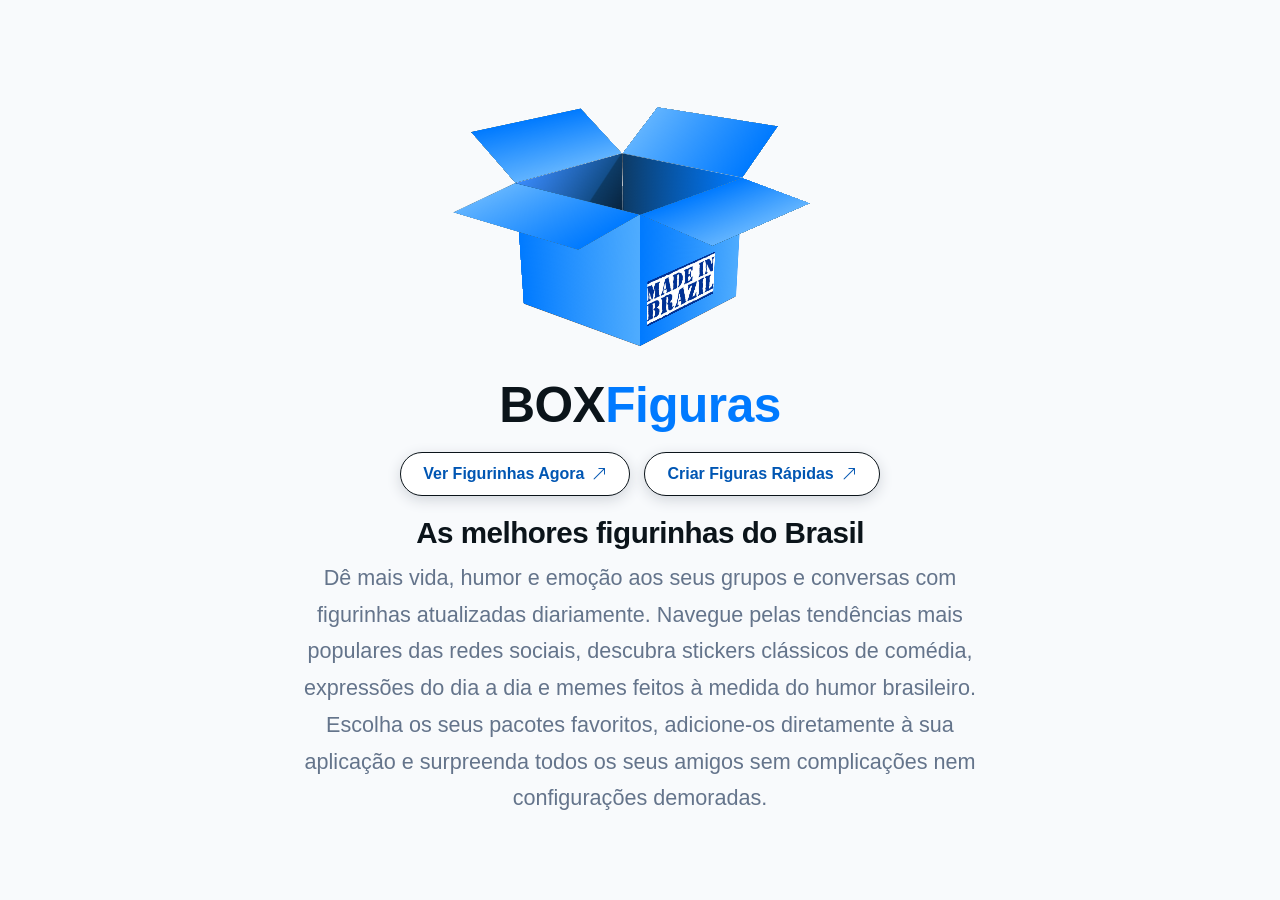
<file: index.html>
<!DOCTYPE html>
<html lang="pt-BR">
<head>
  <meta charset="UTF-8">
  <meta name="viewport" content="width=device-width, initial-scale=1.0">
  <meta name="theme-color" id="metaThemeColor" content="#0b141a">

  <!-- 1. TÍTULO PRINCIPAL (Aparece em azul no Google) -->
  <title>BOX Figuras - As Melhores Figurinhas e Stickers para WhatsApp</title>

  <!-- 2. META DESCRIÇÃO (O texto explicativo logo abaixo do título) -->
  <meta name="description" content="Baixe as melhores figurinhas para WhatsApp atualizadas semanalmente. Memes brasileiros, comédia, reações e pacotes de stickers prontos para copiar e colar nas conversas.">


<!-- 3. CONFIGURAÇÃO DE INDEXAÇÃO E CANÔNICA -->
  <meta name="robots" content="index, follow">
  <link rel="canonical" href="https://www.boxfiguras.com.br/">

  <!-- 4. FAVICON E ÍCONES (O logo redondo/quadrado que aparece ao lado do nome) -->
  <link rel="icon" type="image/png" sizes="48x48" href="/img/box2.png">
  <link rel="icon" type="image/png" sizes="96x96" href="/img/box2.png">
  <link rel="icon" type="image/png" sizes="144x144" href="/img/box2.png">
  <link rel="apple-touch-icon" href="/img/box2.png">

  <!-- 5. descrição que aparece no pesquisa do google -->
  <meta property="og:site_name" content="BOX FIGURAS">
  <meta property="og:type" content="website">
  <meta property="og:title" content="BOX FIGURAS - As Melhores Figurinhas para WhatsApp">
  <meta property="og:description" content="Dê mais vida e humor às suas conversas com stickers e memes atualizados semanalmente.">
  <meta property="og:url" content="https://www.boxfiguras.com.br/">
  <meta property="og:image" content="https://www.boxfiguras.com.br/img/box2.png">

  <!-- 6. DADOS ESTRUTURADOS SCHEMA.ORG (JSON-LD para Rich Snippets do Google) -->
  <script type="application/ld+json">
  [
    {
      "@context": "https://schema.org",
      "@type": "WebSite",
      "name": "BOX FIGURAS",
      "alternateName": ["BOX Figuras", "boxfiguras.com.br"],
      "url": "https://www.boxfiguras.com.br/"
    },
    {
      "@context": "https://schema.org",
      "@type": "WebApplication",
      "name": "BOX FIGURAS",
      "url": "https://www.boxfiguras.com.br/",
      "applicationCategory": "EntertainmentApplication",
      "operatingSystem": "All",
      "description": "Plataforma de figurinhas e stickers para WhatsApp atualizados semanalmente.",
      "aggregateRating": {
        "@type": "AggregateRating",
        "ratingValue": "4.9",
        "ratingCount": "1250",
        "bestRating": "5",
        "worstRating": "1"
      }
    }
  ]
  </script>

<link rel="preconnect" href="https://cdn.jsdelivr.net" crossorigin>
  <link rel="dns-prefetch" href="https://cdn.jsdelivr.net">

  <!-- Pré-carregamento imediato do JSON para quebrar a cadeia de 876ms -->
  
  <!-- Evita ERR_TIMED_OUT em redes móveis nos módulos ES -->
  <link rel="modulepreload" href="js/paginacao.js">
  <link rel="modulepreload" href="js/intro.js">

  <!-- Carrega o CSS principal de forma assíncrona para eliminar a solicitação bloqueadora de 150ms -->
<!-- CSS principal carregado de forma direta para manter o CLS zerado -->
 <link rel="stylesheet" href="https://cdn.jsdelivr.net/npm/bootstrap-icons@1.11.3/font/bootstrap-icons.min.css">
  <link rel="stylesheet" href="style.css?v=1.2">
  <link rel="stylesheet" href="https://fonts.googleapis.com/css2?family=Anton&family=Bangers&family=Bebas+Neue&family=Comic+Neue:wght@700&family=Fredoka:wght@700&family=Lobster&family=Montserrat:wght@900&family=Oswald:wght@700&family=Pacifico&family=Permanent+Marker&display=swap">

  <!-- ANUNCIO DO GOOGLE ADS 16-11-2026 -->
  <script async src="https://pagead2.googlesyndication.com/pagead/js/adsbygoogle.js?client=ca-pub-6990018316902655"
     crossorigin="anonymous">
    </script>
</head>
<body>
  <!-- TELA DE APRESENTAÇÃO MODERNA CLARA COM THREE.JS -->
  <section class="intro-screen" id="introScreen" aria-label="Apresentação BOX Figuras">
    <!-- Canvas 3D de Fundo Interativo -->
    <canvas id="threeCanvas" class="intro-canvas-bg"></canvas>

    <!-- Conteúdo Hero Centralizado -->
    <div class="intro-hero-wrapper">
      <div class="intro-hero-content">

        <div id="root">
          <div>
            <div class="box-wrapper">
              <div class="box-stage">
                
                <!-- FLUXO DAS FIGURINHAS CAINDO NA CAIXA -->
                <div class="box-container">
                  <!-- Tampa Superior (com 4 abas dobráveis) -->
                  <div class="box-face box-face-top">
                    <div class="box-flap box-flap-left"></div>
                    <div class="box-flap box-flap-right"></div>
                    <div class="box-flap box-flap-top"></div>
                    <div class="box-flap box-flap-bottom"></div>
                  </div>
                  <!-- Laterais de Fundo -->
                  <div class="box-face box-face-back"></div>
                  <div class="box-face box-face-bottom"></div>

                  <!-- FLUXO DAS FIGURINHAS DENTRO DO ESPAÇO 3D DA CAIXA -->
                  <div class="box-stickers-stream" id="boxStickersStream"></div>

                  <!-- Faces Frontais (ficam à frente das figurinhas) -->
                  <div class="box-face box-face-front"></div>
                  <div class="box-face box-face-left"></div>
                  <div class="box-face box-face-right"></div>
                </div>

              </div>
            </div>
          </div>
        </div>

        <div class="intro-hero-brand">
          <span class="logo-name">BOX<span class="logo-green">Figuras</span></span>
        </div>   

       <div class="intro-cta-group">
          <div class="intro-buttons-row">
            <button type="button" class="btn-intro-main" id="btnIntroStart">
              <span>Ver Figurinhas Agora</span>
              <i class="bi bi-arrow-up-right"></i>
            </button>

            <button type="button" class="btn-intro-main btn-intro-create" id="btnOpenQuickCreator">
              <span>Criar Figuras Rápidas</span>
              <i class="bi bi-arrow-up-right"></i>
            </button>
          </div>

          <!-- CONTADOR ABAIXO DO BOTÃO -->
      

          <h1 class="intro-hero-title">As melhores figurinhas do Brasil</h1>
<p class="intro-hero-desc">
            Dê mais vida, humor e emoção aos seus grupos e conversas com figurinhas atualizadas diariamente. Navegue pelas tendências mais populares das redes sociais, descubra stickers clássicos de comédia, expressões do dia a dia e memes feitos à medida do humor brasileiro. Escolha os seus pacotes favoritos, adicione-os diretamente à sua aplicação e surpreenda todos os seus amigos sem complicações nem configurações demoradas.
          </p>


        </div>
      </div>
    </div> <!-- Fecha .intro-hero-wrapper AQUI -->

    <!-- 🔹 RODAPÉ (Agora fora do intro-hero-wrapper e na base da página) -->
    <footer class="custom-footer">
      <div class="footer-container">
        <nav class="footer-nav">
          <a href="somos.html">Sobre Nós</a>
          <a href="termos.html">Termos</a>
          <a href="privacidade.html">Privacidade</a>
        </nav>

        <div class="footer-social">
          <a href="https://www.instagram.com/boxfiguras/" target="_blank" rel="noopener noreferrer" aria-label="Instagram">
            <i class="bi bi-instagram"></i>
          </a>
          <a href="mailto:boxfiguras@gmail.com" aria-label="E-mail">
            <i class="bi bi-envelope"></i>
          </a>
        </div>

        <div class="footer-contact">
          <p style="margin: 0; font-size: 0.87em; color: #adb5bd;">Contato: boxfiguras@gmail.com</p>
        </div>

        <div class="footer-bottom">
          <p>&copy; kbsweb 2026 | &bull; Feito para animar suas conversas.</p>
        </div>
      </div>
    </footer>
  </section>






  <!-- Topo Mobile -->
  <header class="header mobile-only">
    <div class="header-container">
      <div class="mobile-brand-wrapper">
        <button type="button" class="btn-return-home" id="btnReturnHomeMobile" title="Voltar para a apresentação" aria-label="Início">
          <i class="bi bi-house-door-fill"></i>
          <span>Inicio</span>
        </button>
      </div>

      <div class="mobile-header-actions">
        <div class="clean-color-trigger compact-theme-pill" id="themeColorTriggerMobile" title="Alterar cor do tema">
          <span class="theme-pill-text">Tema</span>
          <span class="color-disc" id="themeColorPreviewMobile"></span>
        </div>

        <button class="menu-btn" id="menuToggle" aria-label="Abrir Menu">
          <span class="bar"></span>
          <span class="bar"></span>
          <span class="bar"></span>
        </button>
      </div>
    </div>
  </header>

  <!-- Fundo escuro ao abrir menu no mobile -->
  <div class="nav-overlay" id="navOverlay"></div>

  <!-- Layout Principal -->
  <div class="split-layout">
    <!-- Painel Lateral / Bottom Sheet Mobile -->
    <aside class="split-left" id="splitLeftPanel">
      <div class="bottom-sheet-drag-handle"></div>

      <div class="sidebar-top-bar">
        <div class="sidebar-brand-group">
          <button type="button" class="btn-return-home" id="btnReturnHomeDesktop" title="Voltar para a apresentação" aria-label="Início">
            <i class="bi bi-house-door-fill"></i>
            <span>Início</span>
          </button>

          <div class="logo brand-logo">
            <span class="logo-name">BOX<span class="logo-green">Figuras</span></span>
          </div>

          <div class="clean-color-trigger compact-theme-pill" id="themeColorTrigger" title="Alterar cor do tema">
            <span class="theme-pill-text">Tema</span>
            <span class="color-disc" id="themeColorPreview"></span>
            <span class="color-name" id="themeColorLabel" style="display: none;">#0B141A</span>
          </div>
        </div>

     <button type="button" class="close-sidebar-mobile-btn" id="sidebarCloseBtn" aria-label="Fechar Painel lateral"><span aria-hidden="true">&times;</span></button>
      </div>

      <div class="left-content">
        <div class="sheet-categories-section">
          <div class="sheet-categories-list" id="sheetCategoriesList">
            <!-- Renderizado dinamicamente via JS -->
          </div>
        </div>
      </div>

      <footer class="footer-sidebar">
        <p class="footer-copy-text">BOX Figuras - As melhores figurinhas para o seu WhatsApp!</p>
      </footer>
    </aside>

    <!-- Catálogo Central -->
<!-- Grade de Figurinhas -->
      <section class="gallery-wrapper">
        <div class="catalog-status-bar">
          <span class="status-count-text" id="catalogStatusCount">
            Carregando figurinhas...
          </span>
        </div>

        <!-- Quadro Branco: Figuras Geradas -->
        <!-- Quadro Branco: Figuras Geradas -->
        <div class="generated-board-wrapper hidden" id="generatedBoardWrapper">
          <div class="generated-board-header">
            <span class="generated-board-title">FIGURAS GERADAS</span>
            <div class="generated-board-actions">
              <button type="button" class="btn-clear-stickers-mini hidden" id="btnClearGeneratedStickers" title="Apagar todas as figurinhas geradas">
                <i class="bi bi-trash3"></i> Limpar Tudo
              </button>
              <button type="button" class="btn-new-sticker-mini" id="btnCreatorFromCatalog">
                <i class="bi bi-plus-lg"></i> Criar Nova
              </button>
            </div>
          </div>
          <div class="generated-board-box" id="generatedStickersGrid">
            <!-- Renderizado via JS (expira em 24h) -->
          </div>
        </div>

        <!-- Grade de figurinhas com rolagem vertical -->
        <div class="stickers-sheet" id="stickersGrid">
          <!-- Renderizado via JS -->
        </div>

        <div class="empty-state hidden" id="emptyState">
          <p>Nenhuma figurinha encontrada.</p>
          <button id="btnResetSearch" class="btn-reset">Mostrar todas</button>
        </div>

        <!-- Barra de navegação fixa na base da coluna -->
        <div id="paginationControls" class="pagination-footer-bar">
          <button type="button" id="btnLoadMoreStickers" class="btn-load-more">
            <i class="bi bi-plus-circle-fill"></i> Carregar Mais Figurinhas
          </button>
<div id="pageNavControls" class="page-nav-group">
            <button type="button" id="btnPrevPage" class="btn-page-nav" aria-label="Ir para a página anterior"><i class="bi bi-chevron-double-left" style="font-size: 1.25rem; color: rgb(0, 255, 157);" aria-hidden="true"></i> Anterior </button>
            <span id="pageNavInfo" class="page-nav-text" aria-live="polite">Carregando catálogo...</span>
            <button type="button" id="btnNextPage" class="btn-page-nav" aria-label="Ir para a próxima página">Próxima <i class="bi bi-chevron-double-right" style="font-size: 1.25rem; color: rgb(0, 255, 157);" aria-hidden="true"></i></button>
          </div>
        </div>
      </section>
    </main>
  </div>

  <!-- Modal de Prévia e Envio -->
  <div class="modal" id="modalPreview">
    <div class="modal-box preview-modal-box">
   <div class="modal-header">
        <h2 id="previewTitle" style="color: #03cf81; font-size: 1.33rem; display: flex; flex-direction: column; line-height: 1.3; margin: 0;">
          <span>Após copiar é só colar no seu </span>
          <span style="text-align: center;">WhatsApp</span>
        </h2>
        <button class="modal-close" id="previewCloseBtn">&times;</button>
      </div>
      <div class="modal-body preview-modal-body">
        <div class="preview-img-container">
          <img id="previewImage" src="data:image/svg+xml,%3Csvg xmlns='http://www.w3.org/2000/svg' viewBox='0 0 1 1'%3E%3C/svg%3E" alt="Prévia da Figurinha">
        </div>
        <span class="preview-filename" id="previewFilename"></span>
        
        <!-- Botão Novo de Copiar Figurinha Nativa -->
        <button type="button" class="btn-zap-send" id="btnCopiarFigurinha">
          <i class="bi bi-clipboard-check"></i> <span>Copiar Figurinha</span>
        </button>
      </div>
    </div>
  </div>


  <!-- Modal Gerador de Figuras Rápidas -->
<!-- Modal Gerador de Figuras Rápidas -->
  <div class="modal" id="modalQuickGenerator">
    <div class="modal-box generator-modal-box">
      <div class="modal-header">
        <h2 class="generator-modal-title">Criar Figura Rápida</h2>
        <button class="modal-close" id="quickGenCloseBtn">&times;</button>
      </div>
      <div class="modal-body generator-modal-body">
        <!-- 1. Upload de Imagem/Foto -->
        <div class="gen-upload-row">
          <label for="genPhotoUpload" class="btn-gen-upload">
            <i class="bi bi-image"></i>
            <span id="genUploadLabel">Escolher uma Imagem</span>
          </label>
          <input type="file" id="genPhotoUpload" accept="image/*" class="hidden-file-input">
        </div>

        <!-- Prévia em Canvas 512x512 Interativo -->
        <div class="preview-img-container gen-canvas-box">
          <canvas id="quickStickerCanvas" width="512" height="512"></canvas>
        </div>

        <!-- Controle de Zoom da Foto -->
        <div class="gen-zoom-row">
          <span class="gen-control-label"><i class="bi bi-zoom-in"></i> Zoom Foto:</span>
          <input type="range" id="genImgZoom" class="gen-range-slider" min="0.4" max="2.5" step="0.05" value="1">
          <button type="button" id="btnResetImgPos" class="btn-gen-reset-pos" title="Centralizar foto">Centralizar</button>
        </div>

       <!-- 2. Carrossel Horizontal de Cores com Setas e Deslize -->
        <div class="gen-control-group">
          <span class="gen-control-label">Cor do Texto:</span>
          <div class="gen-colors-wrapper">
            <button type="button" class="gen-color-arrow" id="btnColorPrev" aria-label="Cores anteriores">
              <i class="bi bi-chevron-left"></i>
            </button>
            <div class="gen-colors-carousel" id="genColorsGrid"></div>
            <button type="button" class="gen-color-arrow" id="btnColorNext" aria-label="Próximas cores">
              <i class="bi bi-chevron-right"></i>
            </button>
          </div>
        </div>
        <!-- 3. Seletor de Fonte + Barra de Tamanho lado a lado -->
   <!-- 3. Carrossel Visual de Fontes (sem select nativo) -->
        <div class="gen-control-group">
          <span class="gen-control-label">Estilo da Fonte:</span>
          <div class="gen-colors-wrapper">
            <button type="button" class="gen-color-arrow" id="btnFontPrev" aria-label="Fontes anteriores">
              <i class="bi bi-chevron-left"></i>
            </button>
            <div class="gen-fonts-carousel" id="genFontsCarousel"></div>
            <button type="button" class="gen-color-arrow" id="btnFontNext" aria-label="Próximas fontes">
              <i class="bi bi-chevron-right"></i>
            </button>
          </div>
        </div>

        <!-- Barra de Tamanho da Fonte -->
        <div class="gen-zoom-row">
          <span class="gen-control-label">Tamanho: <strong id="genFontSizeVal">54</strong>px</span>
          <input type="range" id="genFontSizeRange" class="gen-range-slider" min="24" max="150" step="2" value="54">
        </div>

        <!-- 4. Três Campos de Texto (Arrastáveis no Canvas) -->
        <!-- 4. Campo Único para Adicionar Quantos Textos Quiser -->
        <div class="gen-single-input-row">
          <input type="text" id="genSingleTextInput" class="gen-text-input" maxlength="40" placeholder="Digite um texto e clique em +">
          <button type="button" id="btnAddCanvasText" class="btn-add-text" title="Adicionar texto na imagem">
            <i class="bi bi-plus-lg"></i> <span>Adicionar</span>
          </button>
        </div>

        <button type="button" class="btn-zap-send" id="btnSaveAndCopyGenerated">
          <i class="bi bi-magic"></i> <span>Gerar Figurinha</span>
        </button>
      </div>
    </div>
  </div>
  <!-- Mensagens Toast -->
  <div class="toast" id="toastMessage"></div>

  <script type="module" src="js/main.js?v=1.3"></script>

  <!-- Google tag carregada no final sem disputar banda com a tela inicial -->
  <script async src="https://www.googletagmanager.com/gtag/js?id=G-RQ2GRWNYD9"></script>
  <script>
    window.dataLayer = window.dataLayer || [];
    function gtag(){dataLayer.push(arguments);}
    gtag('js', new Date());
    gtag('config', 'G-RQ2GRWNYD9');
  </script>
</body>
</html>
</file>
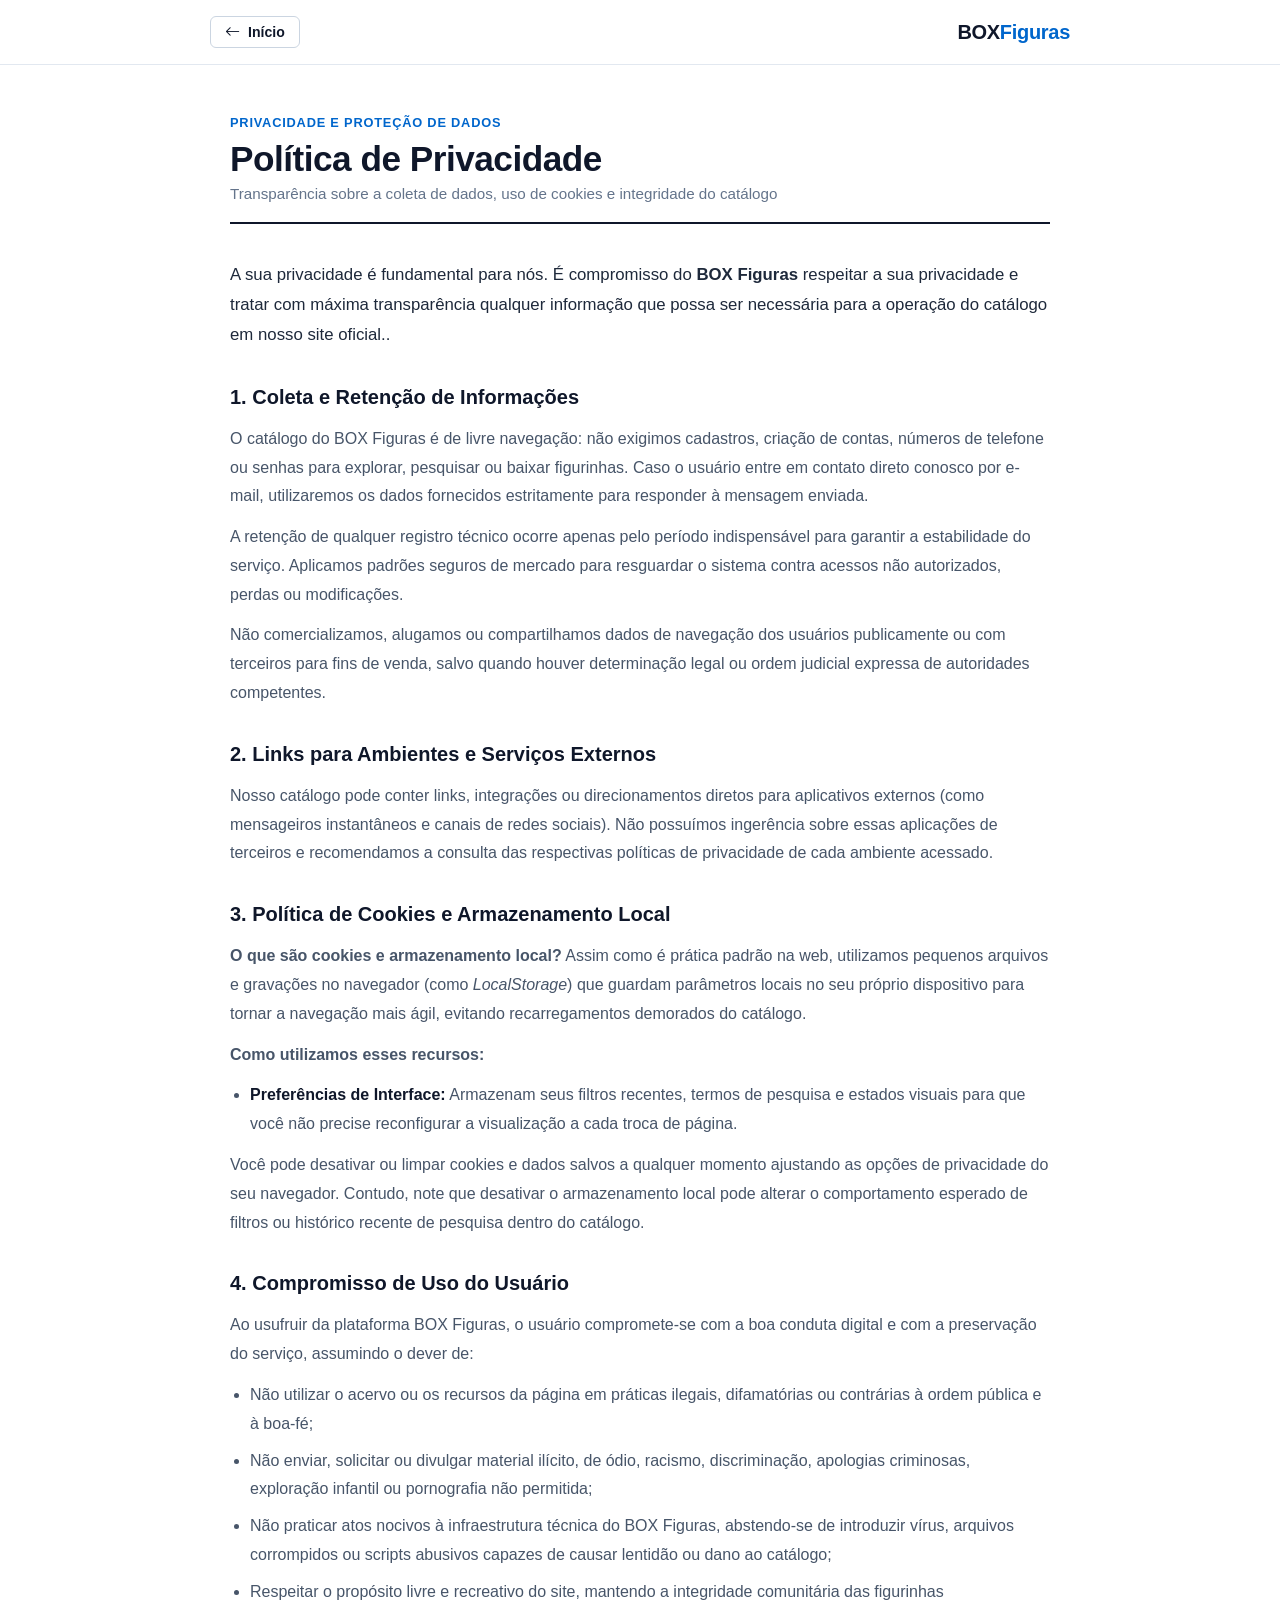
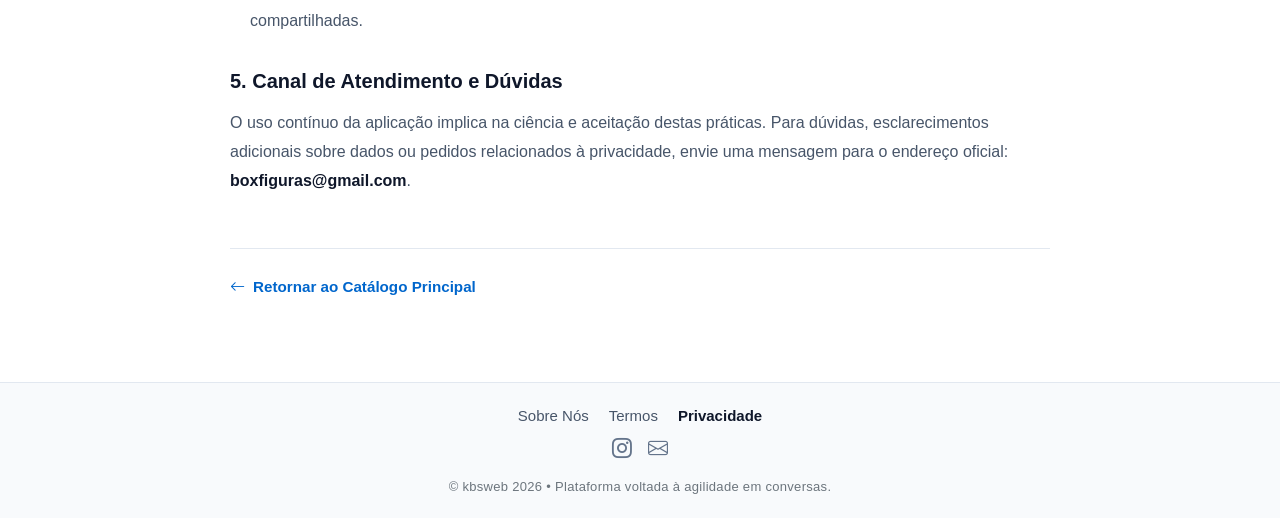
<file: privacidade.html>
<!DOCTYPE html>
<html lang="pt-BR" style="overflow-y: auto; height: auto;">
<head>
  <meta charset="UTF-8">
  <meta name="viewport" content="width=device-width, initial-scale=1.0">
  <meta name="theme-color" content="#ffffff">

  <!-- 1. TÍTULO PRINCIPAL (Aparece em azul no Google) -->
  <title>BOX Figuras - As Melhores Figurinhas e Stickers para WhatsApp</title>
  <!-- 2. META DESCRIÇÃO (O texto explicativo logo abaixo do título) -->
  <meta name="description" content="Baixe as melhores figurinhas para WhatsApp atualizadas semanalmente. Memes brasileiros, comédia, reações e pacotes de stickers prontos para copiar e colar nas conversas.">
  <!-- 3. CONFIGURAÇÃO DE INDEXAÇÃO E CANÔNICA -->
  <meta name="robots" content="index, follow">
<link rel="canonical" href="https://boxfiguras.com.br/privacidade.html">

  <!-- 4. FAVICON E ÍCONES (O logo redondo/quadrado que aparece ao lado do nome) -->
  <link rel="icon" type="image/x-icon" href="img/box2.png">
  <link rel="icon" type="image/png" sizes="32x32" href="img/box2.png">
  <link rel="apple-touch-icon" href="/apple-touch-icon.png">

  <!-- 5. OPEN GRAPH (Prévia ao compartilhar link no WhatsApp, Facebook, etc.) -->
  <meta property="og:type" content="website">
  <meta property="og:title" content="BOX Figuras - As Melhores Figurinhas para WhatsApp">
  <meta property="og:description" content="Dê mais vida e humor às suas conversas com stickers e memes atualizados semanalmente.">
  <meta property="og:url" content="https://boxfiguras.com.br/">
  <meta property="og:image" content="https://boxfiguras.com.br/assets/box2.png">

  <!-- Google tag (gtag.js) -->
<script async src="https://www.googletagmanager.com/gtag/js?id=G-RQ2GRWNYD9"></script>
<script>
  window.dataLayer = window.dataLayer || [];
  function gtag(){dataLayer.push(arguments);}
  gtag('js', new Date());

  gtag('config', 'G-RQ2GRWNYD9');
</script>

  <!-- 6. DADOS ESTRUTURADOS SCHEMA.ORG (JSON-LD para Rich Snippets do Google) -->
  <script type="application/ld+json">
  {
    "@context": "https://schema.org",
    "@type": "WebApplication",
    "name": "BOX Figuras",
    "url": "https://boxfiguras.com.br/",
    "applicationCategory": "EntertainmentApplication",
    "operatingSystem": "All",
    "description": "Plataforma de figurinhas e stickers para WhatsApp atualizados semanalmente.",
    "aggregateRating": {
      "@type": "AggregateRating",
      "ratingValue": "4.9",
      "ratingCount": "1250",
      "bestRating": "5",
      "worstRating": "1"
}
  }
  </script>

  <link rel="preconnect" href="https://fonts.googleapis.com">
  <link rel="preconnect" href="https://fonts.gstatic.com" crossorigin>
  <link rel="preconnect" href="https://cdn.jsdelivr.net" crossorigin>
  <link href="https://fonts.googleapis.com/css2?family=Inter:wght@400;500;600;700;800&display=swap" rel="stylesheet">
  <link rel="stylesheet" href="style.css?v=1.1">

  <!-- Carregamento assíncrono dos ícones para não travar a renderização inicial -->
  <link rel="preload" href="https://cdn.jsdelivr.net/npm/bootstrap-icons@1.11.3/font/bootstrap-icons.min.css" as="style" onload="this.onload=null;this.rel='stylesheet'">
  <noscript>
    <link rel="stylesheet" href="https://cdn.jsdelivr.net/npm/bootstrap-icons@1.11.3/font/bootstrap-icons.min.css">
  </noscript>

    <!-- ANUNCIO DO GOOGLE ADS 16-11-2026 -->
  <script async src="https://pagead2.googlesyndication.com/pagead/js/adsbygoogle.js?client=ca-pub-6990018316902655"
     crossorigin="anonymous">
    </script>
</head>


<body style="font-family: 'Inter', -apple-system, BlinkMacSystemFont, 'Segoe UI', Roboto, sans-serif; background-color: #ffffff; color: #1e293b; min-height: 100vh; height: auto; overflow-y: auto; display: block; margin: 0; padding: 0;">

  <!-- BARRA SUPERIOR -->
  <header style="background-color: #ffffff; border-bottom: 1px solid #e2e8f0; padding: 16px 20px;">
    <div style="max-width: 860px; margin: 0 auto; display: flex; align-items: center; justify-content: space-between;">
      <a href="index.html" class="btn-return-home" style="display: inline-flex; align-items: center; gap: 8px; text-decoration: none; color: #0f172a; border: 1px solid #cbd5e1; padding: 7px 14px; border-radius: 6px; font-size: 0.88rem; font-weight: 600;">
        <i class="bi bi-arrow-left" style="color: #0f172a;"></i>
        <span>Início</span>
      </a>
      <span style="font-size: 1.25rem; font-weight: 800; letter-spacing: -0.3px; color: #0f172a;">
        BOX<span style="color: #0066cc;">Figuras</span>
      </span>
    </div>
  </header>

  <!-- CONTEÚDO PRINCIPAL -->
  <main style="max-width: 860px; width: 100%; margin: 0 auto; padding: 48px 20px 80px 20px; box-sizing: border-box;">
    
    <div style="margin-bottom: 36px; border-bottom: 2px solid #0f172a; padding-bottom: 20px;">
      <span style="font-size: 0.8rem; font-weight: 700; color: #0066cc; text-transform: uppercase; letter-spacing: 0.8px;">Privacidade e Proteção de Dados</span>
      <h1 style="font-size: 2.2rem; font-weight: 800; color: #0f172a; margin: 8px 0 6px 0; letter-spacing: -0.5px;">Política de Privacidade</h1>
      <p style="color: #64748b; font-size: 0.95rem; margin: 0;">Transparência sobre a coleta de dados, uso de cookies e integridade do catálogo</p>
    </div>

    <article style="line-height: 1.8; font-size: 1rem; color: #334155; display: flex; flex-direction: column; gap: 28px;">
      
      <p style="margin: 0; font-size: 1.05rem; color: #1e293b;">
        A sua privacidade é fundamental para nós. É compromisso do <strong>BOX Figuras</strong> respeitar a sua privacidade e tratar com máxima transparência qualquer informação que possa ser necessária para a operação do catálogo em nosso site oficial.</strong>.
      </p>

      <section>
        <h2 style="font-size: 1.25rem; font-weight: 700; color: #0f172a; margin: 0 0 10px 0;">1. Coleta e Retenção de Informações</h2>
        <p style="margin: 0 0 12px 0; color: #475569;">
          O catálogo do BOX Figuras é de livre navegação: não exigimos cadastros, criação de contas, números de telefone ou senhas para explorar, pesquisar ou baixar figurinhas. Caso o usuário entre em contato direto conosco por e-mail, utilizaremos os dados fornecidos estritamente para responder à mensagem enviada.
        </p>
        <p style="margin: 0 0 12px 0; color: #475569;">
          A retenção de qualquer registro técnico ocorre apenas pelo período indispensável para garantir a estabilidade do serviço. Aplicamos padrões seguros de mercado para resguardar o sistema contra acessos não autorizados, perdas ou modificações.
        </p>
        <p style="margin: 0; color: #475569;">
          Não comercializamos, alugamos ou compartilhamos dados de navegação dos usuários publicamente ou com terceiros para fins de venda, salvo quando houver determinação legal ou ordem judicial expressa de autoridades competentes.
        </p>
      </section>

      <section>
        <h2 style="font-size: 1.25rem; font-weight: 700; color: #0f172a; margin: 0 0 10px 0;">2. Links para Ambientes e Serviços Externos</h2>
        <p style="margin: 0; color: #475569;">
          Nosso catálogo pode conter links, integrações ou direcionamentos diretos para aplicativos externos (como mensageiros instantâneos e canais de redes sociais). Não possuímos ingerência sobre essas aplicações de terceiros e recomendamos a consulta das respectivas políticas de privacidade de cada ambiente acessado.
        </p>
      </section>

      <section>
        <h2 style="font-size: 1.25rem; font-weight: 700; color: #0f172a; margin: 0 0 10px 0;">3. Política de Cookies e Armazenamento Local</h2>
        <p style="margin: 0 0 12px 0; color: #475569;">
          <strong>O que são cookies e armazenamento local?</strong> Assim como é prática padrão na web, utilizamos pequenos arquivos e gravações no navegador (como <em>LocalStorage</em>) que guardam parâmetros locais no seu próprio dispositivo para tornar a navegação mais ágil, evitando recarregamentos demorados do catálogo.
        </p>
        <p style="margin: 0 0 12px 0; color: #475569;">
          <strong>Como utilizamos esses recursos:</strong>
        </p>
        <ul style="margin: 0 0 12px 0; padding-left: 20px; color: #475569; display: flex; flex-direction: column; gap: 8px;">
          <li>
            <strong style="color: #0f172a;">Preferências de Interface:</strong> Armazenam seus filtros recentes, termos de pesquisa e estados visuais para que você não precise reconfigurar a visualização a cada troca de página.
          </li>
        </ul>
        <p style="margin: 0; color: #475569;">
          Você pode desativar ou limpar cookies e dados salvos a qualquer momento ajustando as opções de privacidade do seu navegador. Contudo, note que desativar o armazenamento local pode alterar o comportamento esperado de filtros ou histórico recente de pesquisa dentro do catálogo.
        </p>
      </section>

      <section>
        <h2 style="font-size: 1.25rem; font-weight: 700; color: #0f172a; margin: 0 0 10px 0;">4. Compromisso de Uso do Usuário</h2>
        <p style="margin: 0 0 12px 0; color: #475569;">
          Ao usufruir da plataforma BOX Figuras, o usuário compromete-se com a boa conduta digital e com a preservação do serviço, assumindo o dever de:
        </p>
        <ul style="margin: 0; padding-left: 20px; color: #475569; display: flex; flex-direction: column; gap: 8px;">
          <li>Não utilizar o acervo ou os recursos da página em práticas ilegais, difamatórias ou contrárias à ordem pública e à boa-fé;</li>
          <li>Não enviar, solicitar ou divulgar material ilícito, de ódio, racismo, discriminação, apologias criminosas, exploração infantil ou pornografia não permitida;</li>
          <li>Não praticar atos nocivos à infraestrutura técnica do BOX Figuras, abstendo-se de introduzir vírus, arquivos corrompidos ou scripts abusivos capazes de causar lentidão ou dano ao catálogo;</li>
          <li>Respeitar o propósito livre e recreativo do site, mantendo a integridade comunitária das figurinhas compartilhadas.</li>
        </ul>
      </section>

      <section>
        <h2 style="font-size: 1.25rem; font-weight: 700; color: #0f172a; margin: 0 0 10px 0;">5. Canal de Atendimento e Dúvidas</h2>
        <p style="margin: 0; color: #475569;">
          O uso contínuo da aplicação implica na ciência e aceitação destas práticas. Para dúvidas, esclarecimentos adicionais sobre dados ou pedidos relacionados à privacidade, envie uma mensagem para o endereço oficial: <strong style="color: #0f172a;">boxfiguras@gmail.com</strong>.
        </p>
      </section>

      <div style="margin-top: 24px; padding-top: 24px; border-top: 1px solid #e2e8f0;">
        <a href="index.html" style="display: inline-flex; align-items: center; gap: 8px; color: #0066cc; font-weight: 700; text-decoration: none; font-size: 0.95rem;">
          <i class="bi bi-arrow-left"></i> Retornar ao Catálogo Principal
        </a>
      </div>

    </article>
  </main>

  <!-- RODAPÉ -->
  <footer class="custom-footer" style="background-color: #f8fafc; border-top: 1px solid #e2e8f0; padding: 24px 20px;">
    <div class="footer-container" style="max-width: 860px; margin: 0 auto; display: flex; flex-direction: column; align-items: center; gap: 14px;">
      <nav class="footer-nav" style="display: flex; gap: 20px; font-size: 0.9rem;">
        <a href="somos.html" style="color: #475569; text-decoration: none; font-weight: 500;">Sobre Nós</a>
        <a href="termos.html" style="color: #475569; text-decoration: none; font-weight: 500;">Termos</a>
        <a href="privacidade.html" style="color: #0f172a; text-decoration: none; font-weight: 600;">Privacidade</a>
      </nav>

      <div class="footer-social" style="display: flex; gap: 16px; font-size: 1.2rem;">
        <a href="https://www.instagram.com/boxfiguras/" target="_blank" rel="noopener noreferrer" aria-label="Instagram" style="color: #64748b;">
          <i class="bi bi-instagram"></i>
        </a>
        <a href="mailto:boxfiguras@gmail.com" aria-label="E-mail" style="color: #64748b;">
          <i class="bi bi-envelope"></i>
        </a>
      </div>

      <div class="footer-bottom" style="font-size: 0.85rem; color: #94a3b8; text-align: center;">
        <p style="margin: 0;">&copy; kbsweb 2026 &bull; Plataforma voltada à agilidade em conversas.</p>
      </div>
    </div>
  </footer>

</body>
</html>
</file>
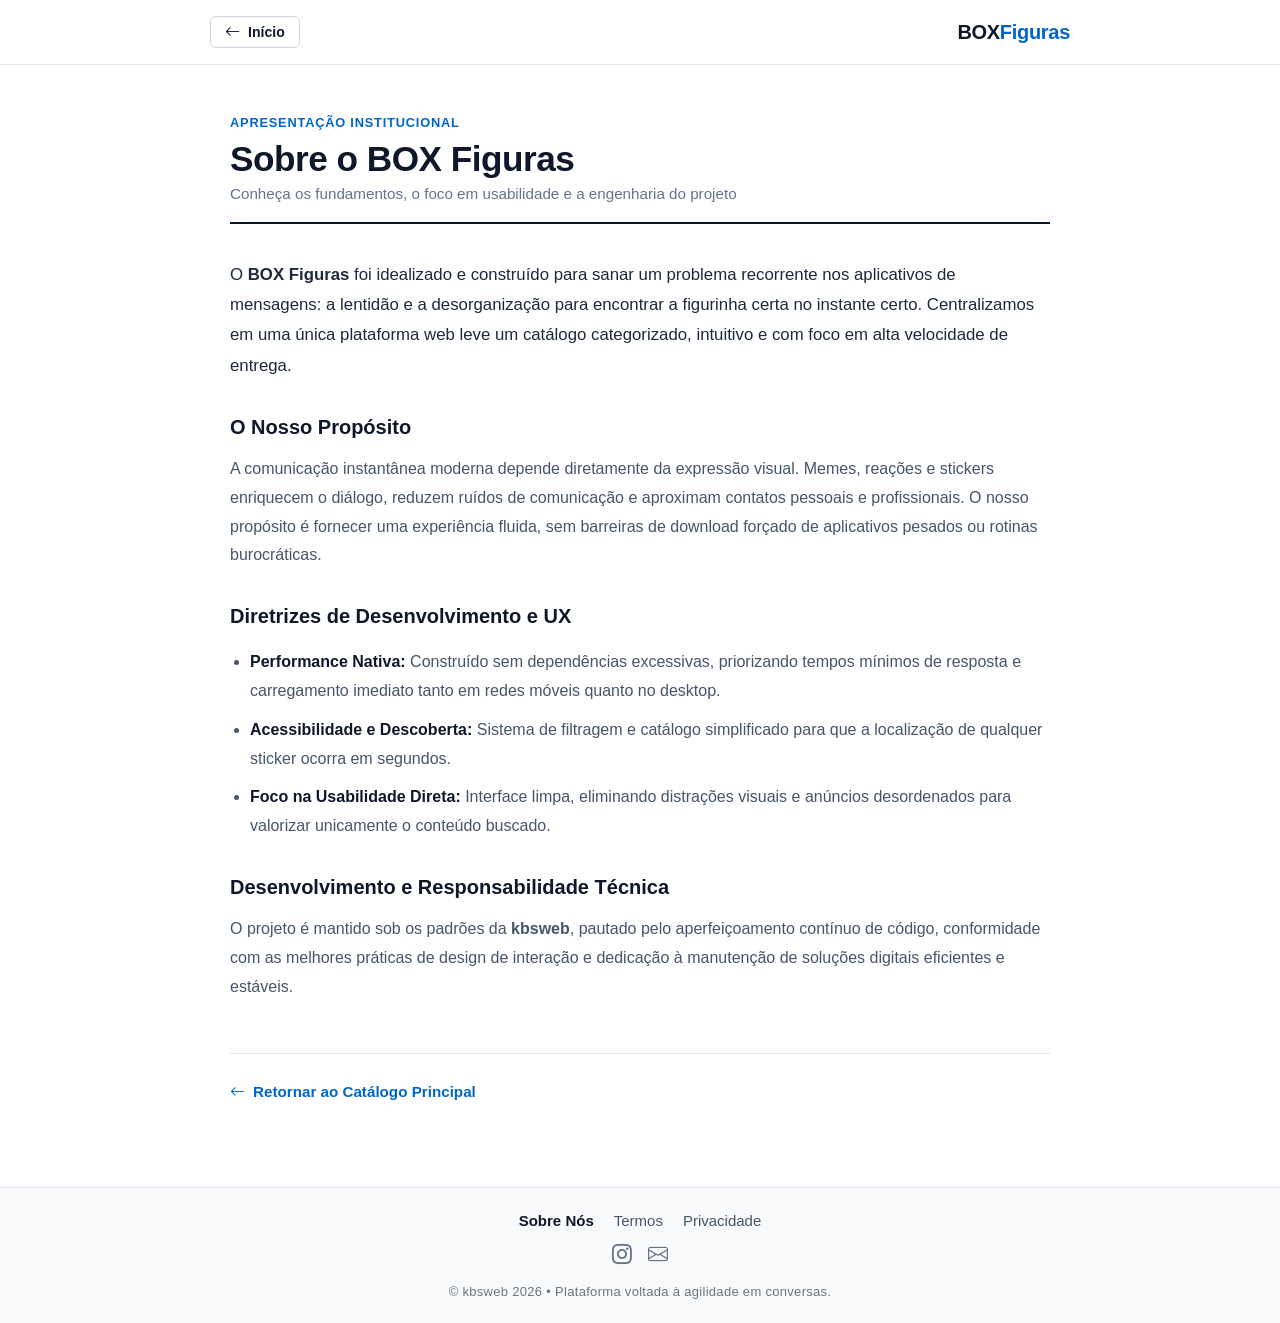
<file: somos.html>
<!DOCTYPE html>
<html lang="pt-BR" style="overflow-y: auto; height: auto;">
<head>
  <meta charset="UTF-8">
  <meta name="viewport" content="width=device-width, initial-scale=1.0">
  <meta name="theme-color" content="#ffffff">
  <!-- 1. TÍTULO PRINCIPAL (Aparece em azul no Google) -->
  <title>BOX Figuras - As Melhores Figurinhas e Stickers para WhatsApp</title>
  <!-- 2. META DESCRIÇÃO (O texto explicativo logo abaixo do título) -->
  <meta name="description" content="Baixe as melhores figurinhas para WhatsApp atualizadas semanalmente. Memes brasileiros, comédia, reações e pacotes de stickers prontos para copiar e colar nas conversas.">
  <!-- 3. CONFIGURAÇÃO DE INDEXAÇÃO E CANÔNICA -->
  <meta name="robots" content="index, follow">
<link rel="canonical" href="https://boxfiguras.com.br/somos.html">
  <!-- 4. FAVICON E ÍCONES (O logo redondo/quadrado que aparece ao lado do nome) -->
  <link rel="icon" type="image/x-icon" href="img/box2.png">
  <link rel="icon" type="image/png" sizes="32x32" href="img/box2.png">
  <link rel="apple-touch-icon" href="/apple-touch-icon.png">
  <!-- 5. OPEN GRAPH (Prévia ao compartilhar link no WhatsApp, Facebook, etc.) -->
  <meta property="og:type" content="website">
  <meta property="og:title" content="BOX Figuras - As Melhores Figurinhas para WhatsApp">
  <meta property="og:description" content="Dê mais vida e humor às suas conversas com stickers e memes atualizados semanalmente.">
  <meta property="og:url" content="https://boxfiguras.com.br/">
  <meta property="og:image" content="https://boxfiguras.com.br/assets/box2.png">

  <!-- Google tag (gtag.js) -->
<script async src="https://www.googletagmanager.com/gtag/js?id=G-RQ2GRWNYD9"></script>
<script>
  window.dataLayer = window.dataLayer || [];
  function gtag(){dataLayer.push(arguments);}
  gtag('js', new Date());

  gtag('config', 'G-RQ2GRWNYD9');
</script>

  <!-- 6. DADOS ESTRUTURADOS SCHEMA.ORG (JSON-LD para Rich Snippets do Google) -->
  <script type="application/ld+json">
  {
    "@context": "https://schema.org",
    "@type": "WebApplication",
    "name": "BOX Figuras",
    "url": "https://boxfiguras.com.br/",
    "applicationCategory": "EntertainmentApplication",
    "operatingSystem": "All",
    "description": "Plataforma de figurinhas e stickers para WhatsApp atualizados semanalmente.",
    "aggregateRating": {
      "@type": "AggregateRating",
      "ratingValue": "4.9",
      "ratingCount": "1250",
      "bestRating": "5",
      "worstRating": "1"
    }
  }
  </script>
<link rel="preconnect" href="https://fonts.googleapis.com">
  <link rel="preconnect" href="https://fonts.gstatic.com" crossorigin>
  <link rel="preconnect" href="https://cdn.jsdelivr.net" crossorigin>
  <link href="https://fonts.googleapis.com/css2?family=Inter:wght@400;500;600;700;800&display=swap" rel="stylesheet">
  <link rel="stylesheet" href="style.css?v=1.1">

  <!-- Carregamento assíncrono dos ícones para não travar a renderização inicial -->
  <link rel="preload" href="https://cdn.jsdelivr.net/npm/bootstrap-icons@1.11.3/font/bootstrap-icons.min.css" as="style" onload="this.onload=null;this.rel='stylesheet'">
  <noscript>
    <link rel="stylesheet" href="https://cdn.jsdelivr.net/npm/bootstrap-icons@1.11.3/font/bootstrap-icons.min.css">
  </noscript>

    <!-- ANUNCIO DO GOOGLE ADS 16-11-2026 -->
  <script async src="https://pagead2.googlesyndication.com/pagead/js/adsbygoogle.js?client=ca-pub-6990018316902655"
     crossorigin="anonymous">
    </script>
</head>
<body style="font-family: 'Inter', -apple-system, BlinkMacSystemFont, 'Segoe UI', Roboto, sans-serif; background-color: #ffffff; color: #1e293b; min-height: 100vh; height: auto; overflow-y: auto; display: block; margin: 0; padding: 0;">

  <!-- BARRA SUPERIOR -->
  <header style="background-color: #ffffff; border-bottom: 1px solid #e2e8f0; padding: 16px 20px;">
    <div style="max-width: 860px; margin: 0 auto; display: flex; align-items: center; justify-content: space-between;">
      <a href="index.html" class="btn-return-home" style="display: inline-flex; align-items: center; gap: 8px; text-decoration: none; color: #0f172a; border: 1px solid #cbd5e1; padding: 7px 14px; border-radius: 6px; font-size: 0.88rem; font-weight: 600;">
        <i class="bi bi-arrow-left" style="color: #0f172a;"></i>
        <span>Início</span>
      </a>
      <span style="font-size: 1.25rem; font-weight: 800; letter-spacing: -0.3px; color: #0f172a;">
        BOX<span style="color: #0066cc;">Figuras</span>
      </span>
    </div>
  </header>

  <!-- CONTEÚDO PRINCIPAL -->
  <main style="max-width: 860px; width: 100%; margin: 0 auto; padding: 48px 20px 80px 20px; box-sizing: border-box;">
    
    <div style="margin-bottom: 36px; border-bottom: 2px solid #0f172a; padding-bottom: 20px;">
      <span style="font-size: 0.8rem; font-weight: 700; color: #0066cc; text-transform: uppercase; letter-spacing: 0.8px;">Apresentação Institucional</span>
      <h1 style="font-size: 2.2rem; font-weight: 800; color: #0f172a; margin: 8px 0 6px 0; letter-spacing: -0.5px;">Sobre o BOX Figuras</h1>
      <p style="color: #64748b; font-size: 0.95rem; margin: 0;">Conheça os fundamentos, o foco em usabilidade e a engenharia do projeto</p>
    </div>

    <article style="line-height: 1.8; font-size: 1rem; color: #334155; display: flex; flex-direction: column; gap: 28px;">
      
      <p style="margin: 0; font-size: 1.05rem; color: #1e293b;">
        O <strong>BOX Figuras</strong> foi idealizado e construído para sanar um problema recorrente nos aplicativos de mensagens: a lentidão e a desorganização para encontrar a figurinha certa no instante certo. Centralizamos em uma única plataforma web leve um catálogo categorizado, intuitivo e com foco em alta velocidade de entrega.
      </p>

      <section>
        <h2 style="font-size: 1.25rem; font-weight: 700; color: #0f172a; margin: 0 0 10px 0;">O Nosso Propósito</h2>
        <p style="margin: 0; color: #475569;">
          A comunicação instantânea moderna depende diretamente da expressão visual. Memes, reações e stickers enriquecem o diálogo, reduzem ruídos de comunicação e aproximam contatos pessoais e profissionais. O nosso propósito é fornecer uma experiência fluida, sem barreiras de download forçado de aplicativos pesados ou rotinas burocráticas.
        </p>
      </section>

      <section>
        <h2 style="font-size: 1.25rem; font-weight: 700; color: #0f172a; margin: 0 0 14px 0;">Diretrizes de Desenvolvimento e UX</h2>
        <ul style="margin: 0; padding-left: 20px; color: #475569; display: flex; flex-direction: column; gap: 10px;">
          <li>
            <strong style="color: #0f172a;">Performance Nativa:</strong> Construído sem dependências excessivas, priorizando tempos mínimos de resposta e carregamento imediato tanto em redes móveis quanto no desktop.
          </li>
          <li>
            <strong style="color: #0f172a;">Acessibilidade e Descoberta:</strong> Sistema de filtragem e catálogo simplificado para que a localização de qualquer sticker ocorra em segundos.
          </li>
          <li>
            <strong style="color: #0f172a;">Foco na Usabilidade Direta:</strong> Interface limpa, eliminando distrações visuais e anúncios desordenados para valorizar unicamente o conteúdo buscado.
          </li>
        </ul>
      </section>

      <section>
        <h2 style="font-size: 1.25rem; font-weight: 700; color: #0f172a; margin: 0 0 10px 0;">Desenvolvimento e Responsabilidade Técnica</h2>
        <p style="margin: 0; color: #475569;">
          O projeto é mantido sob os padrões da <strong>kbsweb</strong>, pautado pelo aperfeiçoamento contínuo de código, conformidade com as melhores práticas de design de interação e dedicação à manutenção de soluções digitais eficientes e estáveis.
        </p>
      </section>

      <div style="margin-top: 24px; padding-top: 24px; border-top: 1px solid #e2e8f0;">
        <a href="index.html" style="display: inline-flex; align-items: center; gap: 8px; color: #0066cc; font-weight: 700; text-decoration: none; font-size: 0.95rem;">
          <i class="bi bi-arrow-left"></i> Retornar ao Catálogo Principal
        </a>
      </div>

    </article>
  </main>

  <!-- RODAPÉ -->
  <footer class="custom-footer" style="background-color: #f8fafc; border-top: 1px solid #e2e8f0; padding: 24px 20px;">
    <div class="footer-container" style="max-width: 860px; margin: 0 auto; display: flex; flex-direction: column; align-items: center; gap: 14px;">
      <nav class="footer-nav" style="display: flex; gap: 20px; font-size: 0.9rem;">
        <a href="somos.html" style="color: #0f172a; text-decoration: none; font-weight: 600;">Sobre Nós</a>
        <a href="termos.html" style="color: #475569; text-decoration: none; font-weight: 500;">Termos</a>
        <a href="privacidade.html" style="color: #475569; text-decoration: none; font-weight: 500;">Privacidade</a>
      </nav>

      <div class="footer-social" style="display: flex; gap: 16px; font-size: 1.2rem;">
        <a href="https://www.instagram.com/boxfiguras/" target="_blank" rel="noopener noreferrer" aria-label="Instagram" style="color: #64748b;">
          <i class="bi bi-instagram"></i>
        </a>
        <a href="mailto:boxfiguras@gmail.com" aria-label="E-mail" style="color: #64748b;">
          <i class="bi bi-envelope"></i>
        </a>
      </div>

      <div class="footer-bottom" style="font-size: 0.85rem; color: #94a3b8; text-align: center;">
        <p style="margin: 0;">&copy; kbsweb 2026 &bull; Plataforma voltada à agilidade em conversas.</p>
      </div>
    </div>
  </footer>

</body>
</html>
</file>
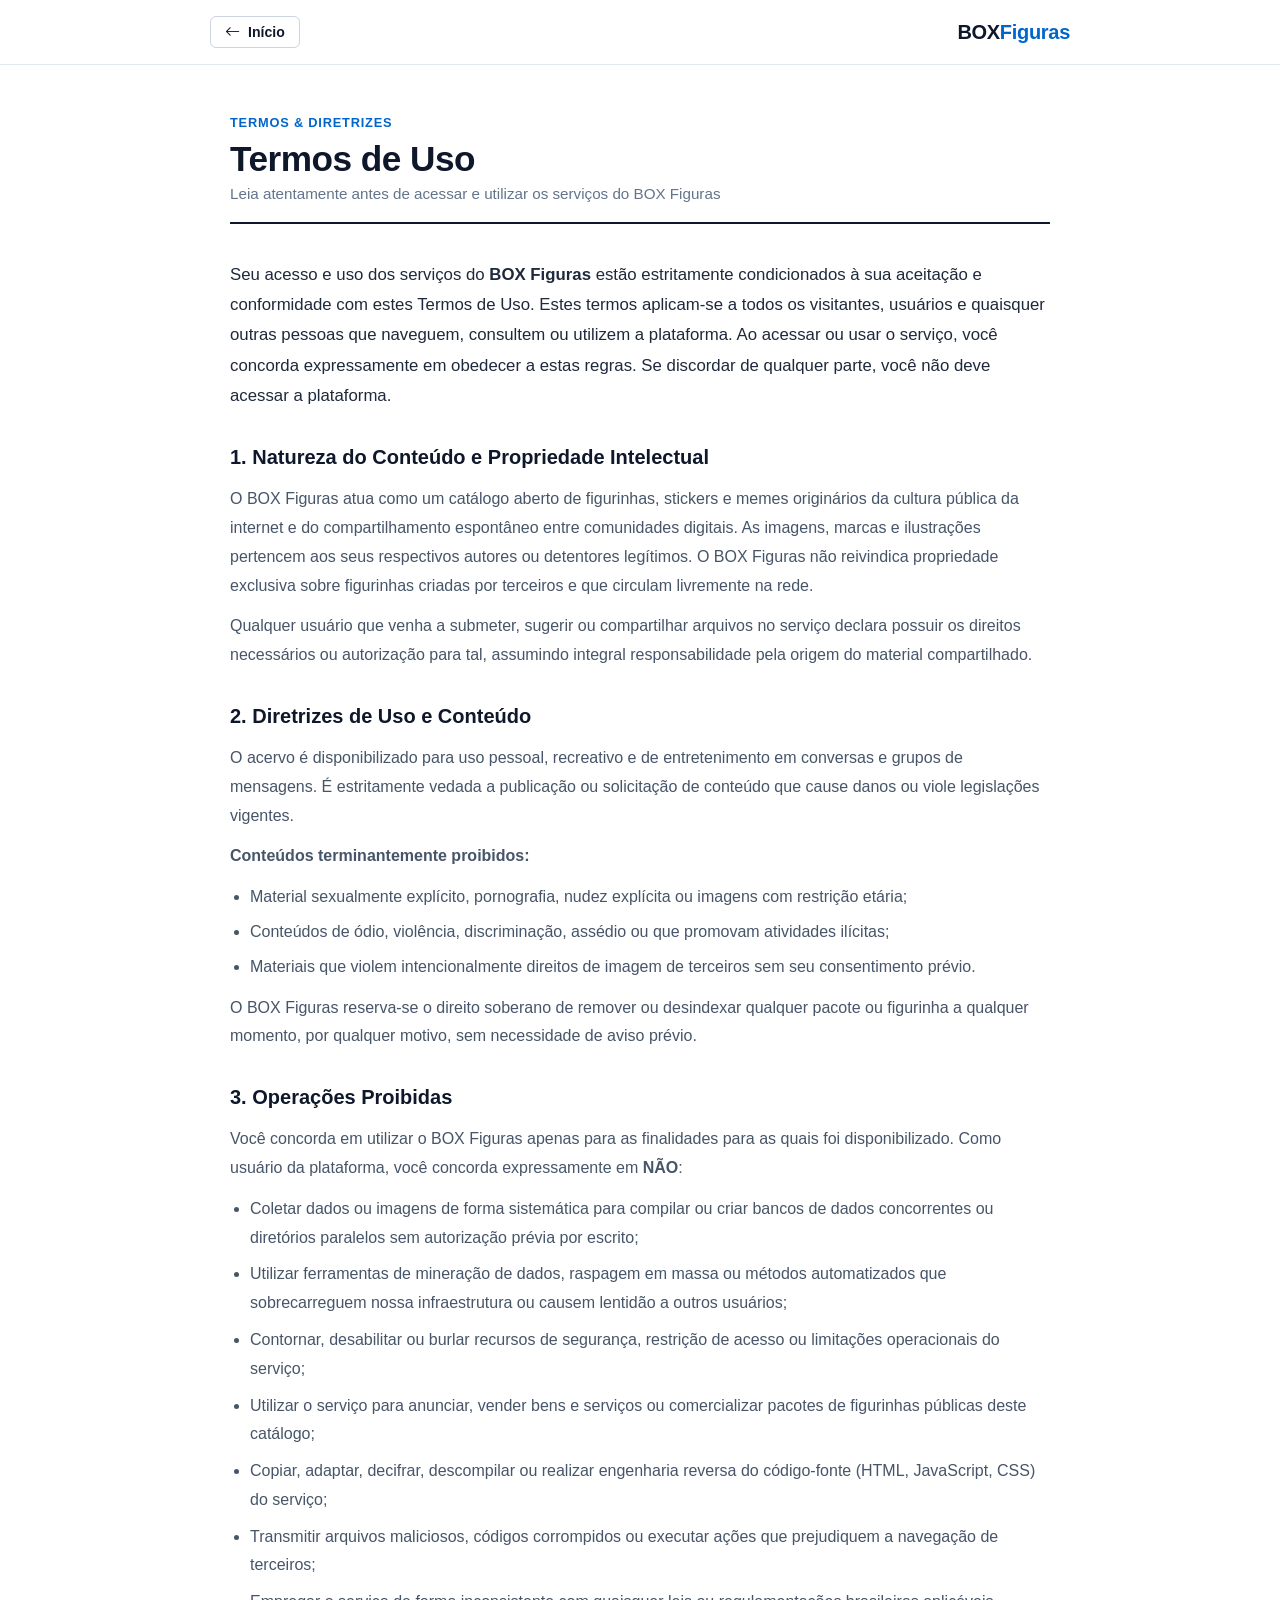
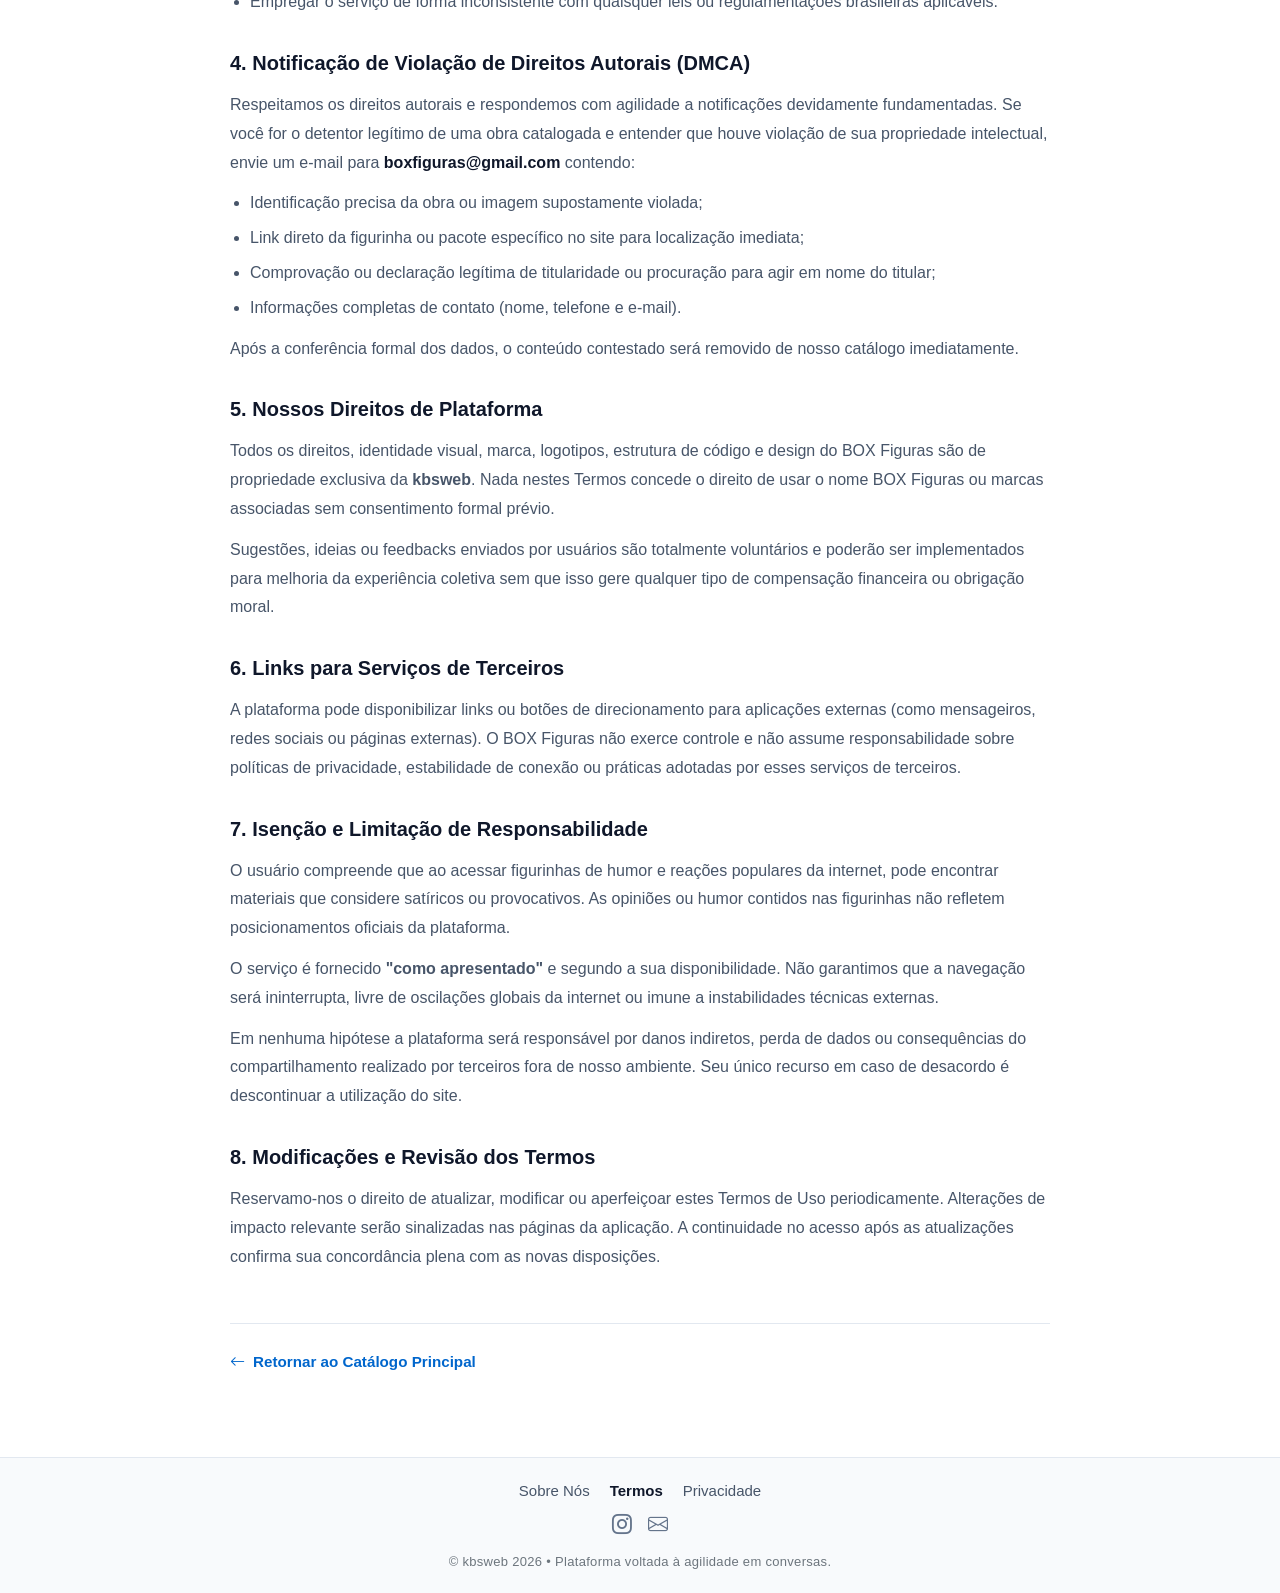
<file: termos.html>
<!DOCTYPE html>
<html lang="pt-BR" style="overflow-y: auto; height: auto;">
<head>
  <meta charset="UTF-8">
  <meta name="viewport" content="width=device-width, initial-scale=1.0">
  <meta name="theme-color" content="#ffffff">
  <!-- 1. TÍTULO PRINCIPAL (Aparece em azul no Google) -->
  <title>BOX Figuras - As Melhores Figurinhas e Stickers para WhatsApp</title>
  <!-- 2. META DESCRIÇÃO (O texto explicativo logo abaixo do título) -->
  <meta name="description" content="Baixe as melhores figurinhas para WhatsApp atualizadas diariamente. Memes brasileiros, comédia, reações e pacotes de stickers prontos para copiar e colar nas conversas.">
  <!-- 3. CONFIGURAÇÃO DE INDEXAÇÃO E CANÔNICA -->
  <meta name="robots" content="index, follow">
 <link rel="canonical" href="https://boxfiguras.com.br/termos.html">
  <!-- 4. FAVICON E ÍCONES (O logo redondo/quadrado que aparece ao lado do nome) -->
  <link rel="icon" type="image/x-icon" href="img/box2.png">
  <link rel="icon" type="image/png" sizes="32x32" href="img/box2.png">
  <link rel="apple-touch-icon" href="/apple-touch-icon.png">
  <!-- 5. OPEN GRAPH (Prévia ao compartilhar link no WhatsApp, Facebook, etc.) -->
  <meta property="og:type" content="website">
  <meta property="og:title" content="BOX Figuras - As Melhores Figurinhas para WhatsApp">
  <meta property="og:description" content="Dê mais vida e humor às suas conversas com stickers e memes atualizados semanalmente.">
  <meta property="og:url" content="https://boxfiguras.com.br/">
  <meta property="og:image" content="https://boxfiguras.com.br/assets/box2.png">
  <!-- Google tag (gtag.js) -->
<script async src="https://www.googletagmanager.com/gtag/js?id=G-RQ2GRWNYD9"></script>
<script>
  window.dataLayer = window.dataLayer || [];
  function gtag(){dataLayer.push(arguments);}
  gtag('js', new Date());

  gtag('config', 'G-RQ2GRWNYD9');
</script>

  <!-- 6. DADOS ESTRUTURADOS SCHEMA.ORG (JSON-LD para Rich Snippets do Google) -->
  <script type="application/ld+json">
  {
    "@context": "https://schema.org",
    "@type": "WebApplication",
    "name": "BOX Figuras",
    "url": "https://boxfiguras.com.br/",
    "applicationCategory": "EntertainmentApplication",
    "operatingSystem": "All",
    "description": "Plataforma de figurinhas e stickers para WhatsApp atualizados semanalmente.",
    "aggregateRating": {
      "@type": "AggregateRating",
      "ratingValue": "4.9",
      "ratingCount": "1250",
      "bestRating": "5",
      "worstRating": "1"
    }
  }
  </script>


<link rel="preconnect" href="https://fonts.googleapis.com">
  <link rel="preconnect" href="https://fonts.gstatic.com" crossorigin>
  <link rel="preconnect" href="https://cdn.jsdelivr.net" crossorigin>
  <link href="https://fonts.googleapis.com/css2?family=Inter:wght@400;500;600;700;800&display=swap" rel="stylesheet">
  <link rel="stylesheet" href="style.css?v=1.1">

  <!-- Carregamento assíncrono dos ícones para não travar a renderização inicial -->
  <link rel="preload" href="https://cdn.jsdelivr.net/npm/bootstrap-icons@1.11.3/font/bootstrap-icons.min.css" as="style" onload="this.onload=null;this.rel='stylesheet'">
  <noscript>
    <link rel="stylesheet" href="https://cdn.jsdelivr.net/npm/bootstrap-icons@1.11.3/font/bootstrap-icons.min.css">
  </noscript>

    <!-- ANUNCIO DO GOOGLE ADS 16-11-2026 -->
  <script async src="https://pagead2.googlesyndication.com/pagead/js/adsbygoogle.js?client=ca-pub-6990018316902655"
     crossorigin="anonymous">
    </script>
</head>
<body style="font-family: 'Inter', -apple-system, BlinkMacSystemFont, 'Segoe UI', Roboto, sans-serif; background-color: #ffffff; color: #1e293b; min-height: 100vh; height: auto; overflow-y: auto; display: block; margin: 0; padding: 0;">

  <!-- BARRA SUPERIOR -->
  <header style="background-color: #ffffff; border-bottom: 1px solid #e2e8f0; padding: 16px 20px;">
    <div style="max-width: 860px; margin: 0 auto; display: flex; align-items: center; justify-content: space-between;">
      <a href="index.html" class="btn-return-home" style="display: inline-flex; align-items: center; gap: 8px; text-decoration: none; color: #0f172a; border: 1px solid #cbd5e1; padding: 7px 14px; border-radius: 6px; font-size: 0.88rem; font-weight: 600;">
        <i class="bi bi-arrow-left" style="color: #0f172a;"></i>
        <span>Início</span>
      </a>
      <span style="font-size: 1.25rem; font-weight: 800; letter-spacing: -0.3px; color: #0f172a;">
        BOX<span style="color: #0066cc;">Figuras</span>
      </span>
    </div>
  </header>

  <!-- CONTEÚDO PRINCIPAL -->
  <main style="max-width: 860px; width: 100%; margin: 0 auto; padding: 48px 20px 80px 20px; box-sizing: border-box;">
    
    <div style="margin-bottom: 36px; border-bottom: 2px solid #0f172a; padding-bottom: 20px;">
      <span style="font-size: 0.8rem; font-weight: 700; color: #0066cc; text-transform: uppercase; letter-spacing: 0.8px;">Termos & Diretrizes</span>
      <h1 style="font-size: 2.2rem; font-weight: 800; color: #0f172a; margin: 8px 0 6px 0; letter-spacing: -0.5px;">Termos de Uso</h1>
      <p style="color: #64748b; font-size: 0.95rem; margin: 0;">Leia atentamente antes de acessar e utilizar os serviços do BOX Figuras</p>
    </div>

    <article style="line-height: 1.8; font-size: 1rem; color: #334155; display: flex; flex-direction: column; gap: 28px;">
      
      <p style="margin: 0; font-size: 1.05rem; color: #1e293b;">
        Seu acesso e uso dos serviços do <strong>BOX Figuras</strong> estão estritamente condicionados à sua aceitação e conformidade com estes Termos de Uso. Estes termos aplicam-se a todos os visitantes, usuários e quaisquer outras pessoas que naveguem, consultem ou utilizem a plataforma. Ao acessar ou usar o serviço, você concorda expressamente em obedecer a estas regras. Se discordar de qualquer parte, você não deve acessar a plataforma.
      </p>

      <section>
        <h2 style="font-size: 1.25rem; font-weight: 700; color: #0f172a; margin: 0 0 10px 0;">1. Natureza do Conteúdo e Propriedade Intelectual</h2>
        <p style="margin: 0 0 12px 0; color: #475569;">
          O BOX Figuras atua como um catálogo aberto de figurinhas, stickers e memes originários da cultura pública da internet e do compartilhamento espontâneo entre comunidades digitais. As imagens, marcas e ilustrações pertencem aos seus respectivos autores ou detentores legítimos. O BOX Figuras não reivindica propriedade exclusiva sobre figurinhas criadas por terceiros e que circulam livremente na rede.
        </p>
        <p style="margin: 0; color: #475569;">
          Qualquer usuário que venha a submeter, sugerir ou compartilhar arquivos no serviço declara possuir os direitos necessários ou autorização para tal, assumindo integral responsabilidade pela origem do material compartilhado.
        </p>
      </section>

      <section>
        <h2 style="font-size: 1.25rem; font-weight: 700; color: #0f172a; margin: 0 0 10px 0;">2. Diretrizes de Uso e Conteúdo</h2>
        <p style="margin: 0 0 12px 0; color: #475569;">
          O acervo é disponibilizado para uso pessoal, recreativo e de entretenimento em conversas e grupos de mensagens. É estritamente vedada a publicação ou solicitação de conteúdo que cause danos ou viole legislações vigentes.
        </p>
        <p style="margin: 0 0 12px 0; color: #475569;">
          <strong>Conteúdos terminantemente proibidos:</strong>
        </p>
        <ul style="margin: 0 0 12px 0; padding-left: 20px; color: #475569; display: flex; flex-direction: column; gap: 6px;">
          <li>Material sexualmente explícito, pornografia, nudez explícita ou imagens com restrição etária;</li>
          <li>Conteúdos de ódio, violência, discriminação, assédio ou que promovam atividades ilícitas;</li>
          <li>Materiais que violem intencionalmente direitos de imagem de terceiros sem seu consentimento prévio.</li>
        </ul>
        <p style="margin: 0; color: #475569;">
          O BOX Figuras reserva-se o direito soberano de remover ou desindexar qualquer pacote ou figurinha a qualquer momento, por qualquer motivo, sem necessidade de aviso prévio.
        </p>
      </section>

      <section>
        <h2 style="font-size: 1.25rem; font-weight: 700; color: #0f172a; margin: 0 0 10px 0;">3. Operações Proibidas</h2>
        <p style="margin: 0 0 12px 0; color: #475569;">
          Você concorda em utilizar o BOX Figuras apenas para as finalidades para as quais foi disponibilizado. Como usuário da plataforma, você concorda expressamente em <strong>NÃO</strong>:
        </p>
        <ul style="margin: 0; padding-left: 20px; color: #475569; display: flex; flex-direction: column; gap: 8px;">
          <li>Coletar dados ou imagens de forma sistemática para compilar ou criar bancos de dados concorrentes ou diretórios paralelos sem autorização prévia por escrito;</li>
          <li>Utilizar ferramentas de mineração de dados, raspagem em massa ou métodos automatizados que sobrecarreguem nossa infraestrutura ou causem lentidão a outros usuários;</li>
          <li>Contornar, desabilitar ou burlar recursos de segurança, restrição de acesso ou limitações operacionais do serviço;</li>
          <li>Utilizar o serviço para anunciar, vender bens e serviços ou comercializar pacotes de figurinhas públicas deste catálogo;</li>
          <li>Copiar, adaptar, decifrar, descompilar ou realizar engenharia reversa do código-fonte (HTML, JavaScript, CSS) do serviço;</li>
          <li>Transmitir arquivos maliciosos, códigos corrompidos ou executar ações que prejudiquem a navegação de terceiros;</li>
          <li>Empregar o serviço de forma inconsistente com quaisquer leis ou regulamentações brasileiras aplicáveis.</li>
        </ul>
      </section>

      <section>
        <h2 style="font-size: 1.25rem; font-weight: 700; color: #0f172a; margin: 0 0 10px 0;">4. Notificação de Violação de Direitos Autorais (DMCA)</h2>
        <p style="margin: 0 0 12px 0; color: #475569;">
          Respeitamos os direitos autorais e respondemos com agilidade a notificações devidamente fundamentadas. Se você for o detentor legítimo de uma obra catalogada e entender que houve violação de sua propriedade intelectual, envie um e-mail para <strong style="color: #0f172a;">boxfiguras@gmail.com</strong> contendo:
        </p>
        <ul style="margin: 0 0 12px 0; padding-left: 20px; color: #475569; display: flex; flex-direction: column; gap: 6px;">
          <li>Identificação precisa da obra ou imagem supostamente violada;</li>
          <li>Link direto da figurinha ou pacote específico no site para localização imediata;</li>
          <li>Comprovação ou declaração legítima de titularidade ou procuração para agir em nome do titular;</li>
          <li>Informações completas de contato (nome, telefone e e-mail).</li>
        </ul>
        <p style="margin: 0; color: #475569;">
          Após a conferência formal dos dados, o conteúdo contestado será removido de nosso catálogo imediatamente.
        </p>
      </section>

      <section>
        <h2 style="font-size: 1.25rem; font-weight: 700; color: #0f172a; margin: 0 0 10px 0;">5. Nossos Direitos de Plataforma</h2>
        <p style="margin: 0 0 12px 0; color: #475569;">
          Todos os direitos, identidade visual, marca, logotipos, estrutura de código e design do BOX Figuras são de propriedade exclusiva da <strong>kbsweb</strong>. Nada nestes Termos concede o direito de usar o nome BOX Figuras ou marcas associadas sem consentimento formal prévio.
        </p>
        <p style="margin: 0; color: #475569;">
          Sugestões, ideias ou feedbacks enviados por usuários são totalmente voluntários e poderão ser implementados para melhoria da experiência coletiva sem que isso gere qualquer tipo de compensação financeira ou obrigação moral.
        </p>
      </section>

      <section>
        <h2 style="font-size: 1.25rem; font-weight: 700; color: #0f172a; margin: 0 0 10px 0;">6. Links para Serviços de Terceiros</h2>
        <p style="margin: 0; color: #475569;">
          A plataforma pode disponibilizar links ou botões de direcionamento para aplicações externas (como mensageiros, redes sociais ou páginas externas). O BOX Figuras não exerce controle e não assume responsabilidade sobre políticas de privacidade, estabilidade de conexão ou práticas adotadas por esses serviços de terceiros.
        </p>
      </section>

      <section>
        <h2 style="font-size: 1.25rem; font-weight: 700; color: #0f172a; margin: 0 0 10px 0;">7. Isenção e Limitação de Responsabilidade</h2>
        <p style="margin: 0 0 12px 0; color: #475569;">
          O usuário compreende que ao acessar figurinhas de humor e reações populares da internet, pode encontrar materiais que considere satíricos ou provocativos. As opiniões ou humor contidos nas figurinhas não refletem posicionamentos oficiais da plataforma.
        </p>
        <p style="margin: 0 0 12px 0; color: #475569;">
          O serviço é fornecido <strong>"como apresentado"</strong> e segundo a sua disponibilidade. Não garantimos que a navegação será ininterrupta, livre de oscilações globais da internet ou imune a instabilidades técnicas externas.
        </p>
        <p style="margin: 0; color: #475569;">
          Em nenhuma hipótese a plataforma será responsável por danos indiretos, perda de dados ou consequências do compartilhamento realizado por terceiros fora de nosso ambiente. Seu único recurso em caso de desacordo é descontinuar a utilização do site.
        </p>
      </section>

      <section>
        <h2 style="font-size: 1.25rem; font-weight: 700; color: #0f172a; margin: 0 0 10px 0;">8. Modificações e Revisão dos Termos</h2>
        <p style="margin: 0; color: #475569;">
          Reservamo-nos o direito de atualizar, modificar ou aperfeiçoar estes Termos de Uso periodicamente. Alterações de impacto relevante serão sinalizadas nas páginas da aplicação. A continuidade no acesso após as atualizações confirma sua concordância plena com as novas disposições.
        </p>
      </section>

      <div style="margin-top: 24px; padding-top: 24px; border-top: 1px solid #e2e8f0;">
        <a href="index.html" style="display: inline-flex; align-items: center; gap: 8px; color: #0066cc; font-weight: 700; text-decoration: none; font-size: 0.95rem;">
          <i class="bi bi-arrow-left"></i> Retornar ao Catálogo Principal
        </a>
      </div>

    </article>
  </main>

  <!-- RODAPÉ -->
  <footer class="custom-footer" style="background-color: #f8fafc; border-top: 1px solid #e2e8f0; padding: 24px 20px;">
    <div class="footer-container" style="max-width: 860px; margin: 0 auto; display: flex; flex-direction: column; align-items: center; gap: 14px;">
      <nav class="footer-nav" style="display: flex; gap: 20px; font-size: 0.9rem;">
        <a href="somos.html" style="color: #475569; text-decoration: none; font-weight: 500;">Sobre Nós</a>
        <a href="termos.html" style="color: #0f172a; text-decoration: none; font-weight: 600;">Termos</a>
        <a href="privacidade.html" style="color: #475569; text-decoration: none; font-weight: 500;">Privacidade</a>
      </nav>

      <div class="footer-social" style="display: flex; gap: 16px; font-size: 1.2rem;">
        <a href="https://www.instagram.com/boxfiguras/" target="_blank" rel="noopener noreferrer" aria-label="Instagram" style="color: #64748b;">
          <i class="bi bi-instagram"></i>
        </a>
        <a href="mailto:boxfiguras@gmail.com" aria-label="E-mail" style="color: #64748b;">
          <i class="bi bi-envelope"></i>
        </a>
      </div>

      <div class="footer-bottom" style="font-size: 0.85rem; color: #94a3b8; text-align: center;">
        <p style="margin: 0;">&copy; kbsweb 2026 &bull; Plataforma voltada à agilidade em conversas.</p>
      </div>
    </div>
  </footer>

</body>
</html>
</file>
<file: style.css>
:root { --bg-dark: #0b141a; --bg-header: #0f1c24; --bg-sidebar: #111e26; --bg-pill: #1a2a34; --bg-chip: #101d24; --accent-green: #00d592; --accent-green-hover: #06e8a0; --border-subtle: #1e2c35; --text-main: #e9edef; }

* { margin: 0; padding: 0; box-sizing: border-box; font-family: -apple-system,BlinkMacSystemFont,"Segoe UI",Roboto,sans-serif; }

body, html { min-height: 100%; min-height: 100dvh; overflow-x: hidden; overflow-y: auto; background-color: var(--bg-dark); color: var(--text-main); }

/* Trava a rolagem de fundo apenas quando o menu drawer mobile estiver aberto */
body.menu-open { overflow: hidden; touch-action: none; }

/* ================= SPLIT LAYOUT ================= */
/* ================= SPLIT LAYOUT RESPONSIVO ================= */
.split-layout { 
  display: flex; 
  width: 100%; 
  min-height: 100vh; 
  min-height: 100dvh; 
  overflow-x: hidden; 
}

/* PAINEL LATERAL ESQUERDO (DESKTOP E NOTEBOOK) */

/* PAINEL LATERAL ESQUERDO (DESKTOP E NOTEBOOK) */
aside.split-left {
  width: 330px;
  min-width: 330px;
  max-width: 350px;
  height: 100vh;
  height: 100dvh;
  position: sticky;
  top: 0;
  display: flex;
  flex-direction: column;
  background-color: var(--bg-sidebar);
  border-right: 1px solid var(--border-subtle);
  padding: 14px 18px;
  box-sizing: border-box;
  flex-shrink: 0;
}
/* ================= COLUNA DIREITA (PAINEL PRINCIPAL) ================= */
.split-right { 
  flex: 1; 
  display: flex; 
  flex-direction: column; 
  min-height: 100vh; 
  min-height: 100dvh;
  padding: 16px 24px 24px 24px; 
  box-sizing: border-box; 
  overflow-y: auto;
  overflow-x: hidden;
}

/* Área que envolve status, grelha e rodapé de paginação */
.gallery-wrapper { 
  flex: 1; 
  display: flex; 
  flex-direction: column; 
  position: relative; 
  width: 100%;
  max-width: 1440px; /* Mantém proporção perfeita sem distorcer em monitores ultrawide */
  margin: 0 auto;
}

/* GRELHA DE FIGURINHAS AVULSAS (RESPONSIVA PARA NOTEBOOK E PC) */
.stickers-sheet { 
  width: 100%; 
  padding: 4px 0 20px 0; 
  border-radius: 8px; 
  display: grid; 
  grid-template-columns: repeat(auto-fill, minmax(105px, 1fr)); 
  grid-auto-rows: 125px; 
  align-content: start; 
  gap: 12px; 
  box-sizing: border-box; 
}


.brand-logo { font-size: 1.45rem; }

/* Topo com Logo, Botão Início e Seletor Tema perfeitamente alinhados e contidos */
.sidebar-top-bar { 
  display: flex; 
  align-items: center; 
  width: 100%; 
  padding: 4px 0 12px 0;
  border-bottom: 1px solid var(--border-subtle);
  box-sizing: border-box;
  overflow: hidden;
}

.sidebar-brand-group { 
  display: flex; 
  align-items: center; 
  justify-content: space-between; 
  width: 100%; 
  gap: 6px; 
  flex-wrap: nowrap;
  box-sizing: border-box;
}

.brand-logo { 
  font-size: 1.15rem; 
  white-space: nowrap;
  text-align: center;
  flex-shrink: 1;
}

.btn-return-home {
  display: inline-flex;
  align-items: center;
  justify-content: center;
  gap: 4px;
  background-color: var(--bg-pill);
  border: 1px solid var(--border-subtle);
  color: var(--text-main);
  padding: 5px 8px;
  border-radius: 8px;
  font-size: 0.8rem;
  font-weight: 600;
  cursor: pointer;
  white-space: nowrap;
  user-select: none;
  flex-shrink: 0;
  transition: border-color 0.2s ease, color 0.2s ease;
}

.btn-return-home:hover {
  border-color: var(--accent-green);
  color: var(--accent-green);
}

.compact-theme-pill {
  display: inline-flex;
  align-items: center;
  gap: 5px;
  background-color: var(--bg-pill);
  border: 1px solid var(--border-subtle);
  padding: 5px 8px;
  border-radius: 8px;
  cursor: pointer;
  user-select: none;
  flex-shrink: 0;
  transition: border-color 0.2s ease, background-color 0.2s ease;
}

.compact-theme-pill .theme-pill-text {
  font-size: 0.8rem;
}
.btn-return-home:hover {
  border-color: var(--accent-green);
  color: var(--accent-green);
}

.close-sidebar-mobile-btn { display: none; background: transparent; border: none; color: var(--text-main); font-size: 2rem; line-height: 1; cursor: pointer; padding: 4px; }

/* Botão Pílula "Tema ●" */

.compact-theme-pill:hover { border-color: var(--accent-green); }

.theme-pill-text { font-size: 0.88rem; font-weight: 600; color: var(--text-main); letter-spacing: 0.2px; }

.compact-theme-pill .color-disc { width: 14px; height: 14px; min-width: 14px; border-radius: 50%; border: 1px solid rgba(255, 255, 255, 0.2); display: inline-block; }

.left-content { display: flex; flex-direction: column; gap: 12px; flex: 1; min-height: 0; /* Essencial no flexbox para permitir rolagem dos elementos internos */ overflow: hidden; }

/* ================= BOTÃO CRIAR FIGURINHA ================= */
.actions-panel { display: flex; flex-direction: column; margin-top: 24px; }

.btn-create-sticker { display: inline-flex; align-items: center; justify-content: center; gap: 10px; background-color: #00c853; color: #fff; border: 1px solid rgba(255, 255, 255, 0.15); border-radius: 30px; padding: 14px 24px; font-size: 1.05rem; font-weight: 600; cursor: pointer; box-shadow: 0 4px 15px rgba(0, 200, 83, 0.25); transition: all 0.2s ease-in-out; outline: none; width: fit-content; }

.btn-create-sticker:hover { background-color: #00e676; color: #0b141a; transform: translateY(-2px); box-shadow: 0 6px 20px rgba(0, 200, 83, 0.35); }

.btn-create-sticker:active { transform: translateY(0); box-shadow: 0 2px 8px rgba(0, 200, 83, 0.25); }

.btn-create-sticker .btn-icon { font-size: 1.15rem; display: inline-block; }

.btn-create-sticker .btn-label { letter-spacing: 0.2px; }

/* ================= COLUNA DIREITA (GRADE) ================= */

.mobile-only { display: none; }

/* Header & Drawer Mobile */
.logo { display: flex; align-items: center; gap: 8px; font-weight: 700; cursor: pointer; }

.logo-bolt { color: #f6c343; }

.logo-green { color: rgb(0, 135, 245); }

.mobile-header-actions { display: flex; align-items: center; gap: 12px; }

.btn-open-creator-mobile { background-color: var(--accent-green); color: #0b141a; border: none; font-weight: 700; font-size: 0.84rem; padding: 6px 14px; border-radius: 20px; cursor: pointer; }

.menu-btn { display: flex; flex-direction: column; justify-content: space-between; width: 24px; height: 18px; background: transparent; border: none; cursor: pointer; }

.menu-btn .bar { width: 100%; height: 2px; background-color: var(--text-main); }

.nav-overlay { position: fixed; inset: 0; background: rgba(0, 0, 0, 0.7); opacity: 0; pointer-events: none; transition: opacity 0.3s ease; z-index: 1001; }

.nav-overlay.visible { opacity: 1; pointer-events: auto; }

.nav-drawer { position: fixed; top: 0; right: -280px; width: 260px; height: 100vh; background-color: var(--bg-header); border-left: 1px solid var(--border-subtle); padding: 20px; display: flex; flex-direction: column; transition: right 0.3s ease; z-index: 1002; }

.nav-drawer.open { right: 0; }

.drawer-header { display: flex; justify-content: space-between; align-items: center; margin-bottom: 24px; }

.close-drawer { background: transparent; border: none; color: var(--text-main); font-size: 1.8rem; cursor: pointer; }

.drawer-links { list-style: none; display: flex; flex-direction: column; gap: 12px; }

.drawer-links a { color: var(--text-main); text-decoration: none; padding: 10px; display: block; border-radius: 6px; background-color: #16242c; }

/* Espaçamento superior limpo da grade do catálogo */
.catalog-status-bar { 
  display: flex; 
  align-items: center; 
  justify-content: space-between; 
  padding: 0 4px 14px 4px; 
  user-select: none; 
}



.categories-wrapper { width: 100%; margin-bottom: 20px; }

.categories-scroll { display: flex; gap: 8px; overflow-x: auto; padding-bottom: 8px; scrollbar-width: thin; scrollbar-color: #233540 transparent; }

.categories-scroll::-webkit-scrollbar { height: 5px; }

.categories-scroll::-webkit-scrollbar-thumb { background-color: #233540; border-radius: 4px; }

.chip { background-color: var(--bg-chip); border: 1px solid #1f303a; color: var(--text-dim); padding: 7px 16px; border-radius: 20px; font-size: 0.85rem; white-space: nowrap; cursor: pointer; transition: all 0.2s ease; }

.chip:hover { color: var(--text-main); border-color: #2d4553; }

.chip.active { background-color: var(--accent-green); color: #0b141a; font-weight: 700; border-color: var(--accent-green); }

/* ================= GRADE ================= */

/* BARRA FIXA DOS BOTÕES NA BASE DA TELA */
/* BARRA FIXA DOS BOTÕES NA BASE DA TELA */
.pagination-footer-bar { 
  display: flex; 
  align-items: center; 
  justify-content: center; 
  padding: 14px 16px; 
  background-color: var(--bg-dark); 
  border-top: 1px solid var(--border-subtle); 
  width: 100%; 
  flex-shrink: 0; 
  box-sizing: border-box; 
}
/* Botão Ver Mais responsivo */
.btn-load-more {
  display: inline-flex;
  align-items: center;
  justify-content: center;
  gap: 8px;
  background-color: var(--accent-green);
  color: #0b141a;
  border: none;
  border-radius: 30px;
  padding: 10px 24px;
  font-size: 0.95rem;
  font-weight: 700;
  cursor: pointer;
  box-shadow: 0 4px 14px rgba(0, 213, 146, 0.25);
  transition: transform 0.15s ease, background-color 0.15s ease;
}

.btn-load-more:hover {
  background-color: var(--accent-green-hover);
  transform: translateY(-2px);
}

.btn-load-more:active {
  transform: scale(0.96);
}
.page-nav-group { 
  display: none; 
  align-items: center; 
  justify-content: center; 
  gap: 16px; 
}
.btn-page-nav { padding: 6px 6px; background-color: #000; color: #e9edef; border: 1px solid #2a3942; border-radius: 8px; cursor: pointer; font-size: 0.98rem; font-weight: 700; transition: border-color 0.2s ease,background-color 0.2s ease; }

.btn-page-nav:hover:not(:disabled) { border-color: var(--accent-green); background-color: #263843; }

.btn-page-nav:disabled { opacity: 0.35; cursor: not-allowed; }

.page-nav-text { color: #8696a0; font-size: 0.9rem; font-weight: 700; user-select: none; }

.sticker-cell { display: flex; flex-direction: column; align-items: center; justify-content: center; border: 1px solid #e1e4e8; border-radius: 8px; padding: 0; background-color: #fff; cursor: pointer; width: 100%; height: 120px; box-sizing: border-box; overflow: hidden; transition: transform 0.15s ease,border-color 0.15s ease,box-shadow 0.15s ease; }

.sticker-cell:hover { border-color: #00a884; transform: translateY(-2px); box-shadow: 0 4px 12px rgba(0, 0, 0, 0.16); }

.sticker-cell.selected { border: 2px solid #5aa9e6; background-color: #f0f7fc; }

.sticker-preview { width: 100%; height: 100%; flex: 1; display: flex; align-items: center; justify-content: center; overflow: hidden; }

.sticker-preview img { width: 100%; height: 100%; max-width: 100%; max-height: 100%; object-fit: cover; display: block; }
.sticker-filename { display: none; }

.empty-state { text-align: center; padding: 50px 20px; color: var(--text-dim); }

.empty-state.hidden { display: none; }

.btn-reset { margin-top: 12px; background-color: var(--accent-green); color: #0b141a; border: none; padding: 8px 16px; border-radius: 20px; font-weight: bold; cursor: pointer; }

/* ================= MODAIS ================= */
/* ================= MODAIS ================= */
.modal { position: fixed; inset: 0; background: rgba(0, 0, 0, 0.78); display: flex; align-items: center; justify-content: center; padding: 16px; opacity: 0; pointer-events: none; overscroll-behavior: contain; transition: opacity 0.2s ease; z-index: 2000; }
.modal.active { opacity: 1; pointer-events: auto; }

.modal-box { background-color: var(--bg-header); border: 1px solid var(--border-subtle); border-radius: 12px; width: 100%; max-width: 480px; overflow: hidden; }

.modal-header { display: flex; justify-content: space-between; align-items: center; padding: 14px 18px; border-bottom: 1px solid var(--border-subtle); }

.modal-close { background: transparent; border: none; color: var(--text-dim); font-size: 1.6rem; cursor: pointer; }

.modal-body { padding: 18px; line-height: 1.5; color: var(--text-main); }

.preview-modal-box { max-width: 380px; }

.preview-modal-body { display: flex; flex-direction: column; align-items: center; gap: 14px; padding: 20px; }

.preview-img-container { width: 240px; height: 240px; background-color: #fff; border-radius: 10px; display: flex; align-items: center; justify-content: center; padding: 10px; border: 1px solid #2a3942; }

.preview-img-container img { max-width: 100%; max-height: 100%; object-fit: contain; }

.preview-filename { font-size: 0.9rem; color: var(--text-dim); font-weight: 500; }

.btn-zap-send { width: 100%; background-color: #00a884; color: #0b141a; border: none; padding: 12px 18px; border-radius: 8px; font-weight: 700; font-size: 1rem; cursor: pointer; transition: background-color 0.2s ease; }

.btn-zap-send:hover { background-color: var(--accent-green-hover); }

/* Toast */
/* Toast */
.toast { position: fixed; bottom: 20px; left: 50%; transform: translateX(-50%) translateY(40px); 
  background-color: #1c272e; border: 1px solid var(--accent-green); color: var(--text-main); padding: 10px 20px; border-radius: 20px; font-size: 0.88rem; 
  box-shadow: 0 4px 12px rgba(0, 0, 0, 0.4); opacity: 0; visibility: hidden; transition: transform 0.3s ease, opacity 0.3s ease, visibility 0.3s ease; z-index: 3000; 
  pointer-events: none; }

.toast.show { opacity: 1; visibility: visible; transform: translateX(-50%) translateY(0); }
/* ================= RESPONSIVIDADE MOBILE CORRIGIDA (DIREITA) ================= */
/* ================= PADRÕES DA BOTTOM SHEET (DESKTOP ESCONDIDOS) ================= */
.bottom-sheet-drag-handle { display: none; }

.mobile-sheet-links-grid { display: none; }

/* Lista vertical de categorias no Painel Lateral (Desktop e Mobile) */
.sheet-categories-section { display: flex; flex-direction: column; flex: 1; overflow-y: auto; margin: 14px 0 10px; padding-right: 4px; }

.sheet-categories-section::-webkit-scrollbar { width: 4px; }

.sheet-categories-section::-webkit-scrollbar-thumb { background: var(--border-subtle); border-radius: 4px; }

.sheet-category-item { display: flex; align-items: center; justify-content: space-between; padding: 10px 12px; border-radius: 8px; color: var(--text-main); background: transparent; border: none; font-size: 0.95rem; font-weight: 500; cursor: pointer; text-align: left; width: 100%; transition: background-color 0.15s ease,color 0.15s ease; }

.sheet-category-item:hover { background-color: rgba(255, 255, 255, 0.05); }

.sheet-category-item.active { background-color: var(--bg-pill); color: var(--accent-green); font-weight: 700; }

/* Badge redondo/oval de contagem alinhado à direita */
.sheet-category-badge { background-color: #030303; color: rgb(255, 255, 255); font-size: 0.88rem; font-weight: 600; padding: 2px 10px; border-radius: 12px; border: 1px solid var(--border-subtle); min-width: 28px; text-align: center; }

.sheet-category-item.active .sheet-category-badge { background-color: var(--accent-green); color: #0b141a; border-color: var(--accent-green); }

/* ================= RESPONSIVIDADE MOBILE COM BOTTOM SHEET ================= */
@media (max-width: 950px) {
  .mobile-only { display: block; background-color: #0b141a; border-bottom: 1px solid #1e2c35; position: static; color: #e9edef; /* Trava o texto padrão do topo como claro */ }
  /* Trava o nome "Figurando" sempre branco/claro */
  .mobile-only .logo-name { color: #e9edef; }
  /* Trava o texto "Tema" sempre branco/claro */
  .mobile-only .theme-pill-text { color: #e9edef; }
  /* Garante que o botão hambúrguer mantenha os traços claros visíveis */
  .mobile-only .menu-btn .bar { background-color: #e9edef; }
 .split-layout { flex-direction: column; min-height: calc(100vh - 50px); overflow-x: hidden; }
  
  /* O PAINEL TRANSFORMA-SE NA BOTTOM SHEET FLUTUANTE (DE BAIXO PARA CIMA) */
  aside.split-left { position: fixed; bottom: 0; left: 0; right: 0; top: auto; width: 100%; min-width: 100%; max-height: 85vh; max-height: 85dvh; background-color: var(--bg-sidebar); border-top: 1px solid var(--border-subtle); border-right: none; border-top-left-radius: 20px; border-top-right-radius: 20px; z-index: 2005; display: flex; flex-direction: column; padding: 8px 16px 20px; box-shadow: 0 -10px 30px rgba(0, 0, 0, 0.6); transform: translateY(105%); transition: transform 0.3s cubic-bezier(0.32, 0.72, 0, 1); overflow: hidden; }
  /* Quando aberto: sobe suavemente */
  aside.split-left.open { transform: translateY(0); }
  /* Tracinho indicador de arrastar no topo da folha */
  .bottom-sheet-drag-handle { display: block; width: 44px; height: 4px; background-color: var(--border-subtle); border-radius: 4px; margin: 4px auto 8px; }
  .sidebar-top-bar { padding-bottom: 8px; border-bottom: 1px solid var(--border-subtle); }
  .close-sidebar-mobile-btn { display: flex; align-items: center; justify-content: center; }
  /* Links institucionais compactos em 2 colunas como no exemplo */
  .mobile-sheet-links-grid { display: grid; grid-template-columns: 1fr 1fr; gap: 8px 12px; padding: 10px 4px 6px; }
  .mobile-sheet-links-grid a { color: var(--text-dim); text-decoration: none; font-size: 0.8rem; transition: color 0.15s ease; }
  .mobile-sheet-links-grid a:hover { color: var(--text-main); }
  /* Oculta os blocos de texto grandes desktop no mobile */
  /* Lista de categorias da Bottom Sheet com barra de rolagem vertical */
  /* Lista de categorias da Bottom Sheet com rolagem completa livre */
  .sheet-categories-section { display: flex; flex-direction: column; flex: 1 1 auto; min-height: 0; /* Permite encolher e ativar scrollbar */ overflow-y: auto!important; /* Garante que a rolagem funcione sempre */ overscroll-behavior: contain; /* Impede arrastar a página de fundo junto */ margin-top: 8px; padding: 4px 2px 40px; /* 40px de respiro no final para exibir 'Religião' e todos os itens */ -webkit-overflow-scrolling: touch; }
  .sheet-categories-list { display: flex; flex-direction: column; gap: 4px; width: 100%; }
  .sheet-category-item { display: flex; align-items: center; justify-content: space-between; padding: 12px 14px; border-radius: 10px; color: var(--text-main); background: transparent; border: none; font-size: 0.95rem; font-weight: 500; cursor: pointer; text-align: left; width: 100%; transition: background-color 0.15s ease,color 0.15s ease; }
  .sheet-category-item:active, .sheet-category-item:hover { background-color: var(--bg-pill); }
  .sheet-category-item.active { background-color: var(--bg-pill); color: var(--accent-green); font-weight: 700; }
  /*=========================== AJUSTANDO AS FIGURAS DENTRO DO SCROL =======================================================*/
  /* Ajustes da coluna, grade e botões no mobile e tablet */
.split-right { flex: 1; display: flex; flex-direction: column; min-height: auto; padding: 8px 10px 20px 10px; box-sizing: border-box; }
  .gallery-wrapper { flex: 1; display: flex; flex-direction: column; }
  /* 4 ou 5 colunas uniformes na rolagem nativa */
 /* Grade adaptativa no Mobile: 4 colunas em celulares pequenos e 5 em celulares maiores */
  .stickers-sheet { 
    width: 100%; 
    grid-template-columns: repeat(auto-fill, minmax(68px, 1fr)); 
    grid-auto-rows: max-content; 
    gap: 8px; 
    padding: 6px 2px 20px 2px; 
    align-content: start; 
  }

  .stickers-sheet.grid-pacotes-modo {
    grid-template-columns: 1fr;
    gap: 12px;
  }
  
  /* Célula quadrada com proporção 1:1 e sem esticar */
/* Célula quadrada com preenchimento total e sem sobra nas bordas */
  .sticker-cell { width: 100%; height: auto; aspect-ratio: 1/1; min-height: 70px; padding: 0; border-radius: 8px; box-sizing: border-box; display: flex; align-items: center; justify-content: center; overflow: hidden; }
  .sticker-preview { width: 100%; height: 100%; display: flex; align-items: center; justify-content: center; overflow: hidden; }
  .sticker-preview img { width: 100%; height: 100%; max-width: 100%; max-height: 100%; object-fit: cover; display: block; }
  
  .catalog-status-bar { padding: 2px 4px 6px; flex-shrink: 0; }
  .status-count-text { font-size: 0.78rem; }
  /* Barra de navegação visível e fixa na parte inferior */
/* Barra de navegação visível apenas no mobile */
  .pagination-footer-bar { display: flex; align-items: center; justify-content: center; padding: 8px 12px; background-color: var(--bg-dark); border-top: 1px solid var(--border-subtle); width: 100%; flex-shrink: 0; box-sizing: border-box; }
  
  .page-nav-text { font-size: 0.84rem; }
  .catalog-status-bar { padding: 2px 6px 6px; }
  .status-count-text { font-size: 0.76rem; }
}

/* Agrupamento da Marca + Tema no Topo */
.sidebar-brand-group { display: flex; align-items: center; gap: 12px; }

/* Botão Pílula Compacto "Tema ●" */
.compact-theme-pill { display: inline-flex; align-items: center; gap: 8px; background-color: var(--bg-pill); border: 1px solid var(--border-subtle); padding: 5px 12px; border-radius: 8px; cursor: pointer; user-select: none; transition: border-color 0.2s ease,background-color 0.2s ease; }

.compact-theme-pill:hover { border-color: var(--accent-green); }

.theme-pill-text { font-size: 0.86rem; font-weight: 600; color: var(--text-main); letter-spacing: 0.2px; }

.compact-theme-pill .color-disc { width: 14px; height: 14px; min-width: 14px; border-radius: 50%; border: 1px solid rgba(255, 255, 255, 0.2); display: inline-block; }

/* Ajuste das ações no topo mobile para alinhar Tema + Menu Hambúrguer */
/* Ajuste das ações no topo mobile para afastar Tema e Menu Hambúrguer */
.mobile-header-actions { display: flex; align-items: center; gap: 82px; /* Aumenta o espaço entre o botão Tema e o menu */ }

/* Margem de respiro adicional à direita do botão Tema */
#themeColorTriggerMobile { margin-right: 6px; }

/* ==========================================================================
   ESTÚDIO DE FIGURINHAS TOTALMENTE VISÍVEL (DESKTOP E MOBILE)
   ========================================================================== */

/* Modal em tela cheia */
.modal-studio-app { padding: 12px; background-color: rgba(0, 0, 0, 0.85); backdrop-filter: blur(8px); display: flex; align-items: center; justify-content: center; }

/* Barra de Ações: fica visível acima da gaveta aberta */
.studio-bottom-dock { height: 56px; min-height: 56px; background-color: #fff; border-top: 1px solid #e5e7eb; display: flex; align-items: center; justify-content: space-around; padding: 4px 10px; z-index: 10; }

.dock-action-item { background: transparent; border: 1.5px solid transparent; display: flex; flex-direction: column; align-items: center; justify-content: center; gap: 2px; cursor: pointer; color: #1f2937; font-size: 0.7rem; font-weight: 700; text-transform: uppercase; padding: 6px 16px; border-radius: 10px; transition: all 0.15s ease; }

.dock-action-item i { font-size: 1.25rem; }

/* Destaque com borda preta arredondada e ícone/texto verde (como na imagem) */
.dock-action-item.active { border-color: #111827; color: #00d592; background-color: #fff; }

.dock-action-item.active i { color: #00d592; }

/* Gaveta de ferramentas montada logo abaixo do dock */
.studio-bottom-sheet { background-color: #fff; border-top: 1px solid #e5e7eb; display: flex; flex-direction: column; z-index: 9; flex-shrink: 0; }

.studio-bottom-sheet.hidden { display: none; }

/* Secção Institucional da Barra Lateral */
/* Secção Institucional da Barra Lateral */
.sidebar-info-block { padding: 18px 8px 10px; display: flex; flex-direction: column; gap: 14px; margin-top: auto; /* Empurra todo o bloco para o fundo da barra lateral */ }

.sidebar-block-title { color: #fff; font-size: 1.05rem; font-weight: 700; margin: 0; }

.sidebar-links-list { list-style: none; padding: 0; margin: 0; display: flex; flex-direction: column; gap: 12px; }

.sidebar-links-list a { color: #b0b8c4; text-decoration: none; font-size: 0.95rem; transition: color 0.2s ease; }

.sidebar-links-list a:hover { color: #fff; }

.sidebar-contact { margin-top: 6px; }

.sidebar-email-link { color: #fff; font-weight: 600; font-size: 0.92rem; text-decoration: none; }

.sidebar-email-link:hover { text-decoration: underline; }

/* Botões Sociais */
.sidebar-social-actions { display: flex; align-items: center; gap: 14px; margin-top: 10px; }

.social-circle-btn { width: 44px; height: 44px; border-radius: 50%; display: inline-flex; align-items: center; justify-content: center; color: #fff; font-size: 1.3rem; text-decoration: none; transition: transform 0.2s ease,opacity 0.2s ease; }

.social-circle-btn:hover { transform: translateY(-2px); opacity: 0.9; }

.social-circle-btn.facebook { background-color: #3b5998; }

.social-circle-btn.instagram { background: radial-gradient(circle at 30% 107%, #fdf497 0, #fdf497 5%, #fd5949 45%, #d6249f 60%, #285aeb 90%); }

.footer-sidebar .footer-copy-text { font-size: 0.78rem; color: #cbd5e1; text-align: center; margin: 0; }

/* Container do seletor de tema na barra lateral */

/* Gatilho (Trigger) reaproveitado do projeto */
.clean-color-trigger { display: inline-flex; align-items: center; gap: 10px; background-color: var(--bg-pill); border: 1px solid var(--border-subtle); padding: 8px 12px; border-radius: 8px; cursor: pointer; width: fit-content; user-select: none; transition: border-color 0.2s ease; }

.clean-color-trigger:hover { border-color: var(--accent-green); }

.color-disc { width: 22px; height: 22px; border-radius: 50%; border: 1px solid rgba(255, 255, 255, 0.2); display: inline-block; }

.color-name { font-size: 0.88rem; font-weight: 600; color: var(--text-main); font-family: monospace; }

/* Popup do CustomColorPicker */
.custom-color-popup { position: absolute; background-color: var(--bg-header); border: 1px solid var(--border-subtle); padding: 10px; border-radius: 10px; box-shadow: 0 8px 24px rgba(0, 0, 0, 0.6); z-index: 4000; }

.custom-color-popup.hidden { display: none!important; }

.color-palette-grid { display: grid; grid-template-columns: repeat(5, 28px); gap: 8px; }

.palette-swatch { width: 28px; height: 28px; border-radius: 50%; border: 1px solid rgba(255, 255, 255, 0.25); cursor: pointer; padding: 0; transition: transform 0.15s ease; }

.palette-swatch:hover { transform: scale(1.15); border-color: #fff; }

/* Barra de Status e Contador da Grade */
.catalog-status-bar { display: flex; align-items: center; justify-content: space-between; padding: 4px 16px 8px; user-select: none; }

.status-count-text { font-size: 0.82rem; color: var(--text-dim); font-weight: 500; }

.status-count-text strong { color: var(--accent-green); font-weight: 700; }

/* Botão Flutuante (Oculto por padrão no Desktop) */
.mobile-only-fab { display: none; }

.mobile-search-overlay { display: none; }

/* ================= COMPORTAMENTO NO MOBILE ================= */
@media (max-width: 950px) {
  /* Oculta elementos de desktop de dentro do bottom sheet no mobile */
  #btnReturnHomeDesktop,   .categories-wrapper,   .desktop-info-block,   .footer-sidebar,   .search-section, aside.split-left .compact-theme-pill { display: none; }
  /* Exibe o Botão Flutuante circular */
  /* Exibe o Botão Flutuante circular acima da barra de paginação BOTAO*/
  .fab-search-btn.mobile-only-fab { display: flex; align-items: center; justify-content: center; position: fixed; bottom: 95px; right: 18px; width: 52px; height: 52px; background-color: var(--accent-green); color: #0b141a; border: none; border-radius: 50%; font-size: 1.35rem; box-shadow: 0 4px 16px rgba(0, 0, 0, 0.45); cursor: pointer; z-index: 1000; transition: transform 0.2s ease,background-color 0.2s ease; }

}

.fab-search-btn i { pointer-events: none; /* Garante que o clique seja capturado direto pelo botão */ }

/* ================= BOTÃO VOLTAR / INÍCIO ================= */
/* ================= BOTÃO VOLTAR / INÍCIO ================= */
.btn-return-home { display: inline-flex; align-items: center; justify-content: center; gap: 6px; background-color: transparent; border: 1px solid var(--border-subtle); color: var(--text-main); padding: 6px 12px; border-radius: 8px; font-size: 0.85rem; font-weight: 600; cursor: pointer; white-space: nowrap; user-select: none; transition: border-color 0.2s ease,color 0.2s ease; flex-shrink: 0; }

.btn-return-home i { color: var(--accent-green); font-size: 0.95rem; line-height: 1; }

.btn-return-home:hover { border-color: var(--accent-green); color: var(--accent-green); }

.btn-return-home:active { transform: scale(0.96); }

/* ================= ALINHAMENTO DO TOPO MOBILE ================= */
.header-container { padding: 10px 14px; display: flex; align-items: center; width: 100%; position: relative; }

.mobile-brand-wrapper { display: flex; align-items: center; gap: 10px; min-width: 0; margin-right: auto; }

.mobile-header-logo { font-size: 1.05rem; white-space: nowrap; }

/* Centraliza o botão Tema no meio exato do header mobile */
#themeColorTriggerMobile { position: absolute; left: 50%; transform: translateX(-50%); margin-right: 0; }

.mobile-header-actions { display: flex; align-items: center; margin-left: auto; }

/* Na barra lateral: impede que os elementos se partam em duas linhas */
.sidebar-top-bar { display: flex; align-items: center; justify-content: space-between; width: 100%; gap: 10px; }

.sidebar-brand-group { display: flex; align-items: center; gap: 10px; flex-wrap: nowrap; /* Evita que o logo ou botões fiquem empilhados verticalmente */ }

/* ================= TELA DE APRESENTAÇÃO PROFISSIONAL MODERNA (TEMA CLARO) ================= */
.intro-screen { position: fixed; inset: 0; z-index: 5000; background-color: #f8fafc; display: flex; flex-direction: column; justify-content: space-between; width: 100vw; height: 100vh; height: 100dvh; overflow-y: auto; overflow-x: hidden; opacity: 1; visibility: visible; transition: opacity 0.3s ease,visibility 0.3s ease; }

@media (max-width: 800px) {
  .intro-navbar { padding: 6px 0; }
  .intro-nav-container { padding: 8px 12px; justify-content: center; }
  .intro-nav-links { display: flex; flex-wrap: wrap; justify-content: center; gap: 10px 14px; }
  .intro-nav-links a { font-size: 0.8rem; }
  .intro-hero-wrapper { padding: 24px 14px; margin: auto 0; }
  .intro-hero-subtitle { font-size: 0.95rem; }
  .btn-intro-main { width: auto; padding: 10px 20px; font-size: 0.9rem; }
  .intro-footer-bar { padding: 12px 14px; }
  .intro-footer-container { flex-direction: column; justify-content: center; text-align: center; gap: 8px; }
  .intro-footer-copy { font-size: 0.75rem; }
}

.intro-screen.hidden { opacity: 0; visibility: hidden; pointer-events: none; }

/* Fundo 3D Canvas */
.intro-canvas-bg { position: absolute; inset: 0; width: 100%; height: 100%; z-index: 1; pointer-events: auto; /* Permite arrastar com o mouse para mexer o 3D */ }

/* Rodapé Preto Fixo na Base */
.intro-footer-bar { position: relative; z-index: 20; margin-top: auto; flex-shrink: 0; background-color: #0b141a; border-top: 1px solid #1e2c35; padding: 18px 24px; }

.intro-footer-container { max-width: 1200px; margin: 0 auto; display: flex; align-items: center; justify-content: space-between; flex-wrap: wrap; gap: 16px; }

.intro-footer-copy { color: #8696a0; font-size: 0.82rem; }

/* Links institucionais organizados */
.intro-footer-nav { display: flex; align-items: center; justify-content: center; gap: 18px; flex-wrap: wrap; }

.intro-footer-nav a { color: #e9edef; text-decoration: none; font-size: 0.84rem; font-weight: 500; transition: color 0.2s ease; }

.intro-footer-nav a:hover { color: #00a884; }

.intro-footer-socials { display: flex; align-items: center; gap: 16px; }

.intro-footer-socials a { color: #8696a0; font-size: 1.15rem; display: inline-flex; transition: color 0.2s ease,transform 0.15s ease; }

.intro-footer-socials a:hover { color: #00a884; transform: translateY(-2px); }

/* Organização Perfeita para Mobile */
@media (max-width: 800px) {
  .intro-footer-bar { padding: 16px 12px 20px; }
  .intro-footer-container { flex-direction: column; justify-content: center; align-items: center; text-align: center; gap: 14px; }
  .intro-footer-nav { display: flex; flex-wrap: wrap; justify-content: center; align-items: center; gap: 8px 14px; width: 100%; order: 1; }
  .intro-footer-socials { justify-content: center; gap: 20px; order: 2; }
  .intro-footer-copy { font-size: 0.74rem; color: #64748b; order: 3; line-height: 1.4; }
}

/* Hero Central */
.intro-hero-wrapper { position: relative; z-index: 5; flex: 1; display: flex; align-items: center; justify-content: center; padding: 48px 24px; max-width: 900px; margin: 0 auto; width: 100%; pointer-events: none; /* Deixa cliques atravessarem para o 3D onde não houver botões */ }

.intro-hero-content { display: flex; flex-direction: column; align-items: center; text-align: center; gap: 18px; pointer-events: auto; /* Reativa cliques nos botões e textos */ }

/* Pílula Badge */
.intro-badge-pill { display: inline-flex; align-items: center; gap: 8px; background-color: #fff; color: #00875a; border: 1px solid rgba(0, 168, 132, 0.25); box-shadow: 0 4px 12px rgba(0, 0, 0, 0.04); padding: 6px 16px; border-radius: 24px; font-size: 0.82rem; font-weight: 700; letter-spacing: 0.3px; }

.badge-dot { width: 8px; height: 8px; border-radius: 50%; background-color: #00a884; }

/* botao iniciar Hero com Alto Contraste */
.intro-hero-brand { display: inline-flex; align-items: center; justify-content: center; gap: 8px; font-size: 3.1rem; font-weight: 900; letter-spacing: -0.5px; margin-top: -30px; user-select: none; position: relative; z-index: 20; }

.intro-hero-brand .logo-bolt { font-size: 1.9rem; filter: drop-shadow(0 2px 4px rgba(246, 195, 67, 0.4)); }

/* Bloco de Apresentação Hero (Desktop) */
.intro-hero-title { color: #0b141a; font-size: 1.85rem; font-weight: 800; text-align: center; margin: 20px auto 10px; letter-spacing: -0.5px; }

.intro-hero-desc { color: #64748b; font-size: 1.35rem; line-height: 1.7; max-width: 720px; margin: 0 auto 55px auto; text-align: center; }
/* Ajuste Compacto para Mobile */
@media (max-width: 800px) {
  .intro-hero-title { font-size: 1.25rem; margin-top: 14px; margin-bottom: 6px; }
  .intro-hero-desc { font-size: 0.88rem; line-height: 1.5; max-width: 92%; }
}

.intro-hero-brand .logo-name { color: #0b141a; /* Preto escuro: garante contraste total contra o fundo claro */ font-weight: 900; }

.intro-hero-brand .logo-green { color: #007aff; /* Azul vivo original do Figuras */ font-weight: 900; }

/* BotAo Compacto, Ergonômico e com Excelente UX Mobile */


.intro-buttons-row {
  display: flex;
  align-items: center;
  justify-content: center;
  flex-wrap: wrap;
  gap: 14px;
  width: 100%;
}

.btn-intro-main {
  display: inline-flex;
  align-items: center;
  justify-content: center;
  gap: 8px;
  background-color: #ffffff;
  color: #0056b3;
  border: 1px solid #0b141a;
  padding: 10px 22px;
  border-radius: 50px;
  font-size: 1rem;
  font-weight: 800;
  cursor: pointer;
  width: auto;
  min-height: 44px;
  box-shadow: 0 4px 14px #d1d5db;
  transition: background-color 0.15s ease, color 0.15s ease, transform 0.1s ease;
}

.btn-intro-main i.bi-arrow-up-right {
  font-size: 0.95rem;
}

.btn-intro-main:hover {
  background-color: #00c853;
  color: #0b141a;
  transform: translateY(-2px);
}

.btn-intro-main:active {
  transform: scale(0.97);
}

/* ================= QUADRO BRANCO: FIGURAS GERADAS ================= */
.generated-board-wrapper {
  width: 100%;
  margin-bottom: 18px;
  display: flex;
  flex-direction: column;
  gap: 8px;
}

.generated-board-wrapper.hidden {
  display: none;
}

.generated-board-header {
  display: flex;
  align-items: center;
  justify-content: space-between;
  flex-wrap: wrap;
  gap: 8px;
  padding: 0 4px;
}

.generated-board-title {
  color: var(--accent-green);
  font-size: 0.95rem;
  font-weight: 800;
  letter-spacing: 0.5px;
  text-transform: uppercase;
}

.generated-board-actions {
  display: flex;
  align-items: center;
  gap: 8px;
}

.btn-clear-stickers-mini {
  background-color: #fef2f2;
  color: #dc2626;
  border: 1px solid #fecaca;
  border-radius: 20px;
  padding: 5px 12px;
  font-size: 0.78rem;
  font-weight: 700;
  cursor: pointer;
  display: inline-flex;
  align-items: center;
  gap: 4px;
  transition: background-color 0.15s ease, color 0.15s ease;
}

.btn-clear-stickers-mini:hover {
  background-color: #dc2626;
  color: #ffffff;
}

.btn-clear-stickers-mini.hidden {
  display: none;
}

.btn-new-sticker-mini {
  background-color: var(--accent-green);
  color: #0b141a;
  border: none;
  border-radius: 20px;
  padding: 5px 14px;
  font-size: 0.8rem;
  font-weight: 700;
  cursor: pointer;
  display: inline-flex;
  align-items: center;
  gap: 4px;
}
.generated-board-box {
  background-color: #ffffff;
  border: 1px solid #dcdfe4;
  border-radius: 14px;
  padding: 18px 14px 14px;
  min-height: 110px;
  max-height: 332px;
  overflow-y: auto;
  overscroll-behavior: contain;
  touch-action: pan-y;
  -webkit-overflow-scrolling: touch;
  display: grid;
  grid-template-columns: repeat(auto-fill, minmax(92px, 1fr));
  grid-auto-rows: 92px;
  align-content: start;
  gap: 12px;
}

@media (max-width: 950px) {
  .generated-board-box {
    padding: 16px 10px 12px;
    max-height: 264px;
    grid-template-columns: repeat(auto-fill, minmax(72px, 1fr));
    grid-auto-rows: 72px;
    gap: 10px;
  }
}


.generated-sticker-item {
  position: relative;
  width: 100%;
  aspect-ratio: 1 / 1;
  background-color: #f8fafc;
  border: 1px solid #e2e8f0;
  border-radius: 8px;
  padding: 4px;
  cursor: pointer;
  display: flex;
  align-items: center;
  justify-content: center;
  transition: transform 0.15s ease, border-color 0.15s ease;
}

.generated-sticker-item:hover {
  transform: translateY(-2px);
  border-color: #00a884;
}

.generated-sticker-item img {
  width: 100%;
  height: 100%;
  object-fit: contain;
}

.btn-delete-single-sticker {
  position: absolute;
  top: 4px;
  right: 4px;
  width: 24px;
  height: 24px;
  border-radius: 50%;
  border: 1px solid #0a0a0a;
  background-color: #2c2c2cec;
  color: #d7e7d8;
  font-size: 0.75rem;
  display: inline-flex;
  align-items: center;
  justify-content: center;
  cursor: pointer;
  padding: 0;
  z-index: 2;
  transition: background-color 0.15s ease, transform 0.1s ease;
}

.btn-delete-single-sticker:hover {
  background-color: #b91c1c;
  transform: scale(1.1);
}


/* ================= MODAL GERADOR RÁPIDO ================= */
.generator-modal-box {
  max-width: 430px;
  max-height: 94vh;
  max-height: 94dvh;
  display: flex;
  flex-direction: column;
}

.generator-modal-title {
  color: #03cf81;
  font-size: 1.25rem;
  margin: 0;
}

.generator-modal-body {
  display: flex;
  flex-direction: column;
  align-items: center;
  gap: 9px;
  padding: 12px 16px 16px;
  overflow-y: auto;
  overscroll-behavior: contain;
}

.gen-upload-row {
  width: 210px;
}

.hidden-file-input {
  display: none;
}

.btn-gen-upload {
  width: 100%;
  display: flex;
  align-items: center;
  justify-content: center;
  gap: 8px;
  background-color: var(--bg-pill);
  color: var(--text-main);
  border: 1.5px dashed var(--accent-green);
  border-radius: 10px;
  padding: 9px 14px;
  font-size: 0.9rem;
  font-weight: 700;
  cursor: pointer;
  transition: border-color 0.2s ease, color 0.2s ease;
}

.btn-gen-upload:hover {
  border-color: var(--accent-green-hover);
  color: var(--accent-green);
}

.gen-canvas-box {
  width: 210px;
  height: 210px;
  min-height: 210px;
  padding: 0;
  overflow: hidden;
  touch-action: none;
  cursor: grab;
}

.gen-canvas-box:active {
  cursor: grabbing;
}

.gen-canvas-box canvas {
  width: 100%;
  height: 100%;
  display: block;
}

.gen-zoom-row {
  width: 100%;
  display: flex;
  align-items: center;
  gap: 8px;
}

.btn-gen-reset-pos {
  background-color: var(--bg-pill);
  color: var(--text-main);
  border: 1px solid var(--border-subtle);
  border-radius: 6px;
  padding: 4px 8px;
  font-size: 0.75rem;
  font-weight: 600;
  cursor: pointer;
  white-space: nowrap;
}

.btn-gen-reset-pos:hover {
  border-color: var(--accent-green);
  color: var(--accent-green);
}

.gen-control-group {
  width: 100%;
  display: flex;
  flex-direction: column;
  gap: 5px;
}

.gen-control-label {
  font-size: 0.8rem;
  font-weight: 700;
  color: var(--text-dim);
  white-space: nowrap;
}

.gen-control-label strong {
  color: var(--accent-green);
}






/* Carrossel Horizontal de Cores */
/* Carrossel Horizontal de Cores sem barra, com setas e toque */
.gen-colors-wrapper {
  display: flex;
  align-items: center;
  gap: 6px;
  width: 100%;
}

.gen-color-arrow {
  width: 28px;
  height: 28px;
  min-width: 28px;
  border-radius: 50%;
  border: 1px solid var(--border-subtle);
  background-color: var(--bg-pill);
  color: var(--accent-green);
  display: inline-flex;
  align-items: center;
  justify-content: center;
  cursor: pointer;
  padding: 0;
  transition: border-color 0.15s ease, transform 0.1s ease;
}

.gen-color-arrow:hover {
  border-color: var(--accent-green);
}

.gen-color-arrow:active {
  transform: scale(0.92);
}

.gen-colors-carousel {
  display: flex;
  align-items: center;
  gap: 8px;
  flex: 1;
  min-width: 0;
  overflow-x: auto;
  padding: 4px 2px;
  scroll-behavior: smooth;
  -webkit-overflow-scrolling: touch;
  touch-action: pan-x;
  scrollbar-width: none;
}

.gen-colors-carousel::-webkit-scrollbar {
  display: none;
}

.gen-color-swatch {
  width: 30px;
  height: 30px;
  min-width: 30px;
  border-radius: 50%;
  border: 2px solid #2a3942;
  cursor: pointer;
  padding: 0;
  transition: transform 0.15s ease, border-color 0.15s ease;
}

.gen-color-swatch:hover {
  transform: scale(1.1);
}

.gen-color-swatch.selected {
  border-color: var(--accent-green);
  transform: scale(1.16);
}

/* Linha Fonte + Tamanho lado a lado */
/* Carrossel Horizontal de Fontes Visuais */
.gen-fonts-carousel {
  display: flex;
  align-items: center;
  gap: 8px;
  flex: 1;
  min-width: 0;
  overflow-x: auto;
  padding: 2px;
  scroll-behavior: smooth;
  -webkit-overflow-scrolling: touch;
  touch-action: pan-x;
  scrollbar-width: none;
}

.gen-fonts-carousel::-webkit-scrollbar {
  display: none;
}

.gen-font-pill {
  background-color: var(--bg-dark);
  color: var(--text-main);
  border: 1.5px solid var(--border-subtle);
  border-radius: 8px;
  padding: 6px 14px;
  font-size: 0.95rem;
  white-space: nowrap;
  cursor: pointer;
  flex-shrink: 0;
  transition: border-color 0.15s ease, color 0.15s ease, background-color 0.15s ease;
}

.gen-font-pill:hover {
  border-color: var(--accent-green);
}

.gen-font-pill.selected {
  background-color: var(--bg-pill);
  border-color: var(--accent-green);
  color: var(--accent-green);
}

.gen-range-slider {
  width: 100%;
  accent-color: var(--accent-green);
  cursor: pointer;
  height: 28px;
}

.gen-single-input-row {
  width: 100%;
  display: flex;
  align-items: center;
  gap: 8px;
}

.gen-text-input {
  flex: 1;
  min-width: 0;
  padding: 9px 12px;
  border-radius: 8px;
  border: 1px solid var(--border-subtle);
  background-color: var(--bg-dark);
  color: var(--text-main);
  font-size: 0.9rem;
  outline: none;
}

.gen-text-input:focus {
  border-color: var(--accent-green);
}

.btn-add-text {
  display: inline-flex;
  align-items: center;
  justify-content: center;
  gap: 5px;
  background-color: var(--bg-pill);
  color: var(--accent-green);
  border: 1px solid var(--accent-green);
  border-radius: 8px;
  padding: 9px 14px;
  font-size: 0.88rem;
  font-weight: 700;
  cursor: pointer;
  white-space: nowrap;
  transition: background-color 0.15s ease, color 0.15s ease;
}

.btn-add-text:hover {
  background-color: var(--accent-green);
  color: #0b141a;
}

.btn-add-text:active {
  transform: scale(0.96);
}


















.btn-intro-secondary { display: inline-flex; align-items: center; gap: 8px; background-color: #fff; color: #334155; border: 1px solid #cbd5e1; padding: 14px 24px; border-radius: 30px; font-size: 0.96rem; font-weight: 600; text-decoration: none; box-shadow: 0 2px 8px rgba(0, 0, 0, 0.04); cursor: pointer; transition: all 0.2s ease; }

.btn-intro-secondary:hover { border-color: #94a3b8; background-color: #f8fafc; color: #0f172a; }

.intro-footer-socials a { color: #64748b; font-size: 1.15rem; transition: color 0.2s ease,transform 0.15s ease; }

.intro-footer-socials a:hover { color: #00a884; transform: translateY(-2px); }

/* Palco da Caixa Hero posicionado acima do nome BOXFiguras */
.intro-box-stage { position: relative; width: 240px; height: 170px; display: flex; align-items: center; justify-content: center; margin: 0 auto 10px; perspective: 1500px; -webkit-perspective: 1500px; user-select: none; pointer-events: none; }

.cardbox-viewport { width: 140px; height: 140px; transform-style: preserve-3d; -webkit-transform-style: preserve-3d; transform: rotateX(-24deg) rotateY(45deg); }

.cardbox-wrap { position: relative; width: 140px; height: 140px; transform-style: preserve-3d; -webkit-transform-style: preserve-3d; }

.cardbox-face { position: absolute; box-sizing: border-box; }

/* Fundo e paredes internas (sombra interna como na imagem) */
.cardbox-inner-bottom { width: 140px; height: 140px; background: #020201; transform: rotateX(90deg) translateZ(-69px); }

.cardbox-inner-back { width: 140px; height: 140px; background: linear-gradient(180deg, #7c5620 0, #020201 100%); transform: translateZ(-70px); }

.cardbox-inner-left { width: 140px; height: 140px; background: linear-gradient(180deg, #8e6425 0, #020201 100%); transform: rotateY(90deg) translateZ(-70px); }

/* Lados externos da caixa amarela */
.cardbox-side-front { width: 140px; height: 140px; background: linear-gradient(to right, #f6dc45, #feb645); transform: translateZ(70px); }

.cardbox-side-right { width: 140px; height: 140px; background: linear-gradient(to right, #f8e154, #fec358); transform: rotateY(90deg) translateZ(70px); display: flex; align-items: flex-end; justify-content: flex-start; padding: 12px; }

/* Selo com os ícones de cuidado na lateral da caixa */
.box-warning-labels { display: grid; grid-template-columns: repeat(2, 1fr); gap: 2px; background: #fff; border: 1.5px solid #111827; padding: 2px 3px; border-radius: 2px; font-size: 0.65rem; line-height: 1; color: #111827; opacity: 0.95; }

/* Abas superiores abertas para fora */
.cardbox-flap { position: absolute; transform-style: preserve-3d; -webkit-transform-style: preserve-3d; box-sizing: border-box; }

/* Aba de trás */
.cardbox-flap-back { width: 140px; height: 80px; top: -80px; left: 0; background: linear-gradient(to top, #7c5620, #e2ad3b); transform-origin: bottom center; transform: translateZ(-70px) rotateX(125deg); }

/* Aba da esquerda */
.cardbox-flap-left { width: 140px; height: 80px; top: -80px; left: 0; background: linear-gradient(to top, #8e6425, #f3bb45); transform-origin: bottom center; transform: rotateY(90deg) translateZ(-70px) rotateX(125deg); }

/* Aba da frente */
.cardbox-flap-front { width: 140px; height: 80px; top: -80px; left: 0; background: linear-gradient(to top, #f6cf3f, #ffe86b); transform-origin: bottom center; transform: translateZ(70px) rotateX(-125deg); }

/* Aba da direita */
.cardbox-flap-right { width: 140px; height: 80px; top: -80px; left: 0; background: linear-gradient(to top, #f9d84c, #ffe86b); transform-origin: bottom center; transform: rotateY(90deg) translateZ(70px) rotateX(-125deg); }

@media (max-width: 800px) {
  .intro-box-stage { width: 200px; height: 150px; margin: 0 auto 6px; }
  .cardbox-viewport { transform: scale(0.8) rotateX(-24deg) rotateY(45deg); }
}

/* ========================================================================== */
/*                                CAIXA 3D                                    */
/* ========================================================================== */

.box-wrapper { animation: box-drop 0.3s ease-in; transform: scale3d(0.6, 0.5, 0.6); }

.box-wrapper div { box-sizing: border-box; }

.box-stage { width: 300px; height: 300px; margin: 40px auto 0; perspective: 1500px; animation: box-squash 0.7s ease 0.3s; }

.box-container { position: relative; width: 100%; height: 100%; transform-style: preserve-3d; transform: rotate3d(1, 0, 0, -23deg) rotate3d(0, 1, 0, 50deg) translate3d(150px, 100px, -150px); }

/* Base de todas as faces */
.box-face { position: absolute; width: 100%; height: 100%; }

/* Face Frontal (com etiqueta) */
.box-face-front { background: url("img/made.png") no-repeat 20% 80%/200px auto,linear-gradient(to left, #4facfe 0, #007aff 100%); transform: translate3d(0, 0, 150px); }

/* Face Traseira (Sombra interna azulada escura) */
.box-face-back { background: linear-gradient(45deg, #020b14 0, #0d3b66 50%, #134e8a 51%, #3a8bfd 100%); transform: rotate3d(0, 1, 0, 180deg) translate3d(0, 0, 150px); }

/* Face Esquerda */
.box-face-left { background: linear-gradient(to left, #4facfe 0, #007aff 100%); transform: rotate3d(0, 1, 0, -90deg) translate3d(0, 0, 150px); }

/* Face Direita (Sombreada na lateral) */
.box-face-right { background: linear-gradient(to left, #051322 0, #0d3b66 1%, #007aff 100%); transform: rotate3d(0, 1, 0, 90deg) translate3d(0, 0, 150px); }

/* Face Inferior (Fundo interno escurecido) */
.box-face-bottom { background: linear-gradient(to left, #0b2545 0, #06182e 100%); transform: rotate3d(1, 0, 0, -90deg) translate3d(0, 0, 150px); }

/* Abas dobráveis da tampa */
.box-flap { position: absolute; border: 1px solid #3273a0; background: linear-gradient(to bottom, #60b3ff 0, #007aff 100%); animation-duration: 1s; animation-timing-function: ease-in-out; animation-delay: 0.5s; animation-fill-mode: forwards; }

/* Face Superior (Container das abas) */
.box-face-top { transform-style: preserve-3d; transform: rotate3d(1, 0, 0, 90deg) translate3d(0, 0, 150px); }

/* Abas dobráveis da tampa */

.box-flap-left { width: 50%; height: 100%; transform-origin: left center; animation-name: flap-left; }

.box-flap-right { right: 0; width: 50%; height: 100%; transform-origin: right center; animation-name: flap-right; }

.box-flap-top { width: 100%; height: 50%; transform-origin: center top; animation-name: flap-top; }

.box-flap-bottom { bottom: 0; width: 100%; height: 50%; transform-origin: center bottom; animation-name: flap-bottom; }

/* ========================================================================== */
/*                                ANIMAÇÕES                                   */
/* ========================================================================== */

@keyframes box-drop {
  0% { transform: translate3d(0, -195px, 0) scale3d(0.5, 0.5, 0.5); }
  100% { transform: translate3d(0, 0, 0) scale3d(0.6, 0.5, 0.6); }
}

@keyframes box-squash {
  0%, 100% { transform: scale3d(1, 1, 1); }
  30% { transform: scale3d(1.25, 0.75, 1); }
  40% { transform: scale3d(0.75, 1.25, 1); }
  75% { transform: scale3d(1.05, 0.95, 1); }
}

@keyframes flap-left {
  0% { transform: rotate3d(0, 1, 0, 0deg); }
  100%, 50% { transform: rotate3d(0, 1, 0, -190deg); }
  70% { transform: rotate3d(0, 1, 0, -150deg); }
}

@keyframes flap-right {
  0% { transform: rotate3d(0, 1, 0, 0deg); }
  50% { transform: rotate3d(0, 1, 0, 170deg); }
  70% { transform: rotate3d(0, 1, 0, 100deg); }
  100% { transform: rotate3d(0, 1, 0, 140deg); }
}

@keyframes flap-top {
  0% { transform: rotate3d(1, 0, 0, 0deg); }
  50% { transform: rotate3d(1, 0, 0, 190deg); }
  70% { transform: rotate3d(1, 0, 0, 130deg); }
  100% { transform: rotate3d(1, 0, 0, 140deg); }
}

@keyframes flap-bottom {
  0% { transform: rotate3d(1, 0, 0, 0deg); }
  100%, 50% { transform: rotate3d(1, 0, 0, -190deg); }
  70% { transform: rotate3d(1, 0, 0, -150deg); }
}

/* ================= ANIMAÇÃO DAS 3 FILEIRAS DE FIGURINHAS ================= */
/* ================= ANIMAÇÃO DAS 3 FILEIRAS DE FIGURINHAS ================= */
.box-stickers-stream { position: absolute; width: 100%; height: 100%; transform-style: preserve-3d; pointer-events: none; }

.box-sticker-item { position: absolute; width: 120px; height: 120px; top: 0; left: 0; object-fit: contain; pointer-events: none; opacity: 0; transform-style: preserve-3d; will-change: transform,opacity; }

/* Fileira 1: Lado Esquerdo */
.box-sticker-item.side-left { animation: entrarCaixaEsquerda 2.4s cubic-bezier(0.25, 0.46, 0.45, 0.94) forwards; }

/* Fileira 2: Centro */
.box-sticker-item.side-center { animation: entrarCaixaCentro 2.4s cubic-bezier(0.25, 0.46, 0.45, 0.94) forwards; }

/* Fileira 3: Lado Direito */
.box-sticker-item.side-right { animation: entrarCaixaDireita 2.4s cubic-bezier(0.25, 0.46, 0.45, 0.94) forwards; }

/* 1. Trajetória ESQUERDA: Bem aberta na lateral esquerda */
@keyframes entrarCaixaEsquerda {
  0% { opacity: 0; transform: translate3d(-550px, -850px, 400px) scale(2.2) rotate(-22deg); }
  15% { opacity: 1; transform: translate3d(-400px, -550px, 280px) scale(1.6) rotate(-15deg); }
  60% { opacity: 1; transform: translate3d(-150px, -180px, 120px) scale(1.0) rotate(-7deg); }
  85% { opacity: 1; transform: translate3d(85px, 40px, 10px) scale(0.55) rotate(0); }
  100% { opacity: 0; transform: translate3d(85px, 140px, 0) scale(0.18) rotate(0); }
}

/* 3. Trajetória DIREITA */
@-webkit-keyframes entrarCaixaDireita {
  0% { opacity: 0; -webkit-transform: translate3d(320px, -850px, 350px) scale(2.0) rotate(15deg); transform: translate3d(320px, -850px, 350px) scale(2.0) rotate(15deg); }
  15% { opacity: 1; -webkit-transform: translate3d(240px, -550px, 240px) scale(1.5) rotate(10deg); transform: translate3d(240px, -550px, 240px) scale(1.5) rotate(10deg); }
  60% { opacity: 1; -webkit-transform: translate3d(140px, -180px, 100px) scale(1.0) rotate(5deg); transform: translate3d(140px, -180px, 100px) scale(1.0) rotate(5deg); }
  85% { opacity: 1; -webkit-transform: translate3d(85px, 20px, 10px) scale(0.55) rotate(0); transform: translate3d(85px, 20px, 10px) scale(0.55) rotate(0); }
  100% { opacity: 0; -webkit-transform: translate3d(85px, 120px, -40px) scale(0.15) rotate(0); transform: translate3d(85px, 120px, -40px) scale(0.15) rotate(0); }
}

@keyframes entrarCaixaDireita {
  0% { opacity: 0; transform: translate3d(320px, -850px, 350px) scale(2.0) rotate(15deg); }
  15% { opacity: 1; transform: translate3d(240px, -550px, 240px) scale(1.5) rotate(10deg); }
  60% { opacity: 1; transform: translate3d(140px, -180px, 100px) scale(1.0) rotate(5deg); }
  85% { opacity: 1; transform: translate3d(85px, 20px, 10px) scale(0.55) rotate(0); }
  100% { opacity: 0; transform: translate3d(85px, 120px, -40px) scale(0.15) rotate(0); }
}
/*========================================  NOME ANIMADAO QUE APARECE NA FIGURINHA GIF==============================================================*/

/* Garante que o toque longo abra o menu nativo nas imagens */
.sticker-cell img { -webkit-touch-callout: default!important; /* Habilita o menu nativo no iOS Safari */ 
  user-select: auto!important; -webkit-user-select: auto!important; pointer-events: auto!important; }

/* Badge discreto sobre o GIF avisando que é animado */
.sticker-cell[data-filename$=".gif"] { position: relative; }

.sticker-cell[data-filename$=".gif"]::after { content: "Animado"; position: absolute; top:-1px; right: 4px; background-color: rgba(31, 30, 30, 0.836); color: #00d592; font-size: 0.65rem; font-weight: 800; padding: 2px 5px; border-radius: 4px; pointer-events: none; }

/* Container dos confetes */
.confetti-container { position: fixed; inset: 0; width: 100vw; height: 100vh; pointer-events: none; z-index: 9998; overflow: hidden; }

.confetti-particle { position: absolute; border-radius: 2px; animation: explodeConfete 0.9s cubic-bezier(0.25, 1, 0.5, 1) forwards; }

@keyframes explodeConfete {
  0% { opacity: 1; transform: translate(-50%, -50%) scale(1) rotate(0); }
  100% { opacity: 0; transform: translate(calc(-50% + var(--tx)), calc(-50% + var(--ty))) scale(0.3) rotate(var(--rot)); }
}

/* Toast centralizado sem emoji */
/* Toast centralizado sem emoji */
.toast-destaque-gif {
  position: fixed;
  top: 50%; /* Posição vertical: altere para 40% ou 60% se quiser desviar do centro exato */
  left: 50%;
  transform: translate(-50%, 60px) scale(0.8);
  background: #0b141a;
  color: #e9edef;
  border: 2px solid #00d592;
  padding: 10px 4px; /* O valor de 10px controla a altura interna; altere para 14px 16px para dar mais respiro */
  border-radius: 30px;
  font-size: 0.95rem;
  text-align: center;
  white-space: normal;
  line-height: 1.4;
  max-width: 85vw;
  z-index: 9999;
  opacity: 0;
  pointer-events: none;
  transition: transform 0.35s cubic-bezier(0.175, 0.885, 0.32, 1.275), opacity 0.25s ease;
}
.toast-destaque-gif.ativo { opacity: 1; transform: translate(-50%, -50%) scale(1); }

/* Força o botão, o contador e o título a ficarem empilhados um embaixo do outro no centro */
.intro-cta-group { display: flex; flex-direction: column; align-items: center; width: 100%; }

/* ================= CONTADOR DE VISITAS HERO ================= */
.visitor-counter-pill { display: inline-flex; align-items: center; justify-content: center; gap: 8px; background-color: #ffffff; color: #1e293b; border: 1.5px solid #0f172a; padding: 6px 16px; border-radius: 20px; font-size: 0.88rem; font-weight: 600; margin-top: 14px; margin-bottom: 8px; box-shadow: 0 2px 8px rgba(0, 0, 0, 0.08); }

.visitor-counter-pill i { color: #007a4d; font-size: 1.05rem; }

.visitor-counter-pill strong { color: #004bb5; font-weight: 800; margin-left: 2px; }
/*==============================CAIXA EMPURRA A CAIXA PRA BAIXO ==========================================*/
@media (max-width: 800px) {
  /* Empurra a caixa mais para baixo no mobile */
  .box-stage { margin-top: 170px; }
  /* Ajusta o espaçamento do título da marca em relação à caixa descida */
  .intro-hero-brand { margin-top: -45px; }
}

.custom-footer { position: relative; z-index: 100; background-color: #0b131b; padding: 35px 20px 25px 20px; width: 100%; }

.custom-footer .footer-container { max-width: 1100px; margin: 0 auto; display: flex; flex-direction: column; align-items: center; justify-content: center; text-align: center; gap: 16px; }

/* Links das informações */
.footer-nav { display: flex; flex-wrap: wrap; justify-content: center; align-items: center; gap: 24px; }

.footer-nav a { color: #f8f9fa; font-size: 15px; font-weight: 600; text-decoration: none; transition: color 0.2s ease; }

.footer-nav a:hover { color: #0d6efd; }

/* Ícones das redes sociais */
.footer-social { display: flex; justify-content: center; align-items: center; gap: 18px; }

.footer-social a { color: #adb5bd; font-size: 20px; display: inline-flex; align-items: center; justify-content: center; text-decoration: none; transition: color 0.2s ease; }

.footer-social a:hover { color: #fff; }

/* Texto de direitos autorais / KBS */
.footer-bottom { margin-top: 4px; }

.footer-bottom p { margin: 0; font-size: 13px; color: #6c757d; letter-spacing: 0.3px; }


/* ================= MODO VITRINE DE PACOTES (CARDS DE PACOTES) ================= */
/* ================= MODO VITRINE DE PACOTES (CARDS DE PACOTES) ================= */
.stickers-sheet.grid-pacotes-modo {
  grid-template-columns: repeat(auto-fill, minmax(260px, 1fr));
  grid-auto-rows: min-content;
  gap: 16px;
  width: 100%;
}

/* Tablet e Telas Médias (768px a 1180px) */
@media (min-width: 769px) and (max-width: 1180px) {
  aside.split-left {
    width: 250px;
    min-width: 250px;
    padding: 12px;
  }
  .split-right {
    padding: 14px 18px;
  }
  .stickers-sheet.grid-pacotes-modo {
    grid-template-columns: repeat(auto-fill, minmax(230px, 1fr));
    gap: 12px;
  }
}

.pack-card {
  background-color: #ffffff;
  border-radius: 8px;
  border: 1px solid #dcdfe4;
  padding: 12px 14px 14px;
  cursor: pointer;
  display: flex;
  flex-direction: column;
  gap: 10px;
  transition: transform 0.15s ease, box-shadow 0.15s ease, border-color 0.15s ease;
}

.pack-card:hover {
  transform: translateY(-2px);
  border-color: #00a884;
  box-shadow: 0 4px 14px rgba(0, 0, 0, 0.15);
}

.pack-card-header {
  display: flex;
  align-items: center;
  justify-content: space-between;
  width: 100%;
}

.pack-card-title {
  color: #111827;
  font-size: 0.85rem;
  font-weight: 800;
  letter-spacing: 0.3px;
  white-space: nowrap;
  overflow: hidden;
  text-overflow: ellipsis;
}

.pack-card-count {
  color: #64748b;
  font-size: 0.72rem;
  font-weight: 600;
  white-space: nowrap;
}

.pack-card-previews {
  display: grid;
  grid-template-columns: repeat(4, 1fr);
  gap: 6px;
  width: 100%;
  height: 65px;
}

.pack-mini-preview {
  width: 100%;
  height: 100%;
  display: flex;
  align-items: center;
  justify-content: center;
  overflow: hidden;
  background-color: #f8fafc;
  border-radius: 4px;
  border: 1px solid #edf2f7;
  padding: 4px;
  box-sizing: border-box;
}

.pack-mini-preview img {
  width: 100%;
  height: 100%;
  max-width: 100%;
  max-height: 100%;
  object-fit: contain;
}
</file>
